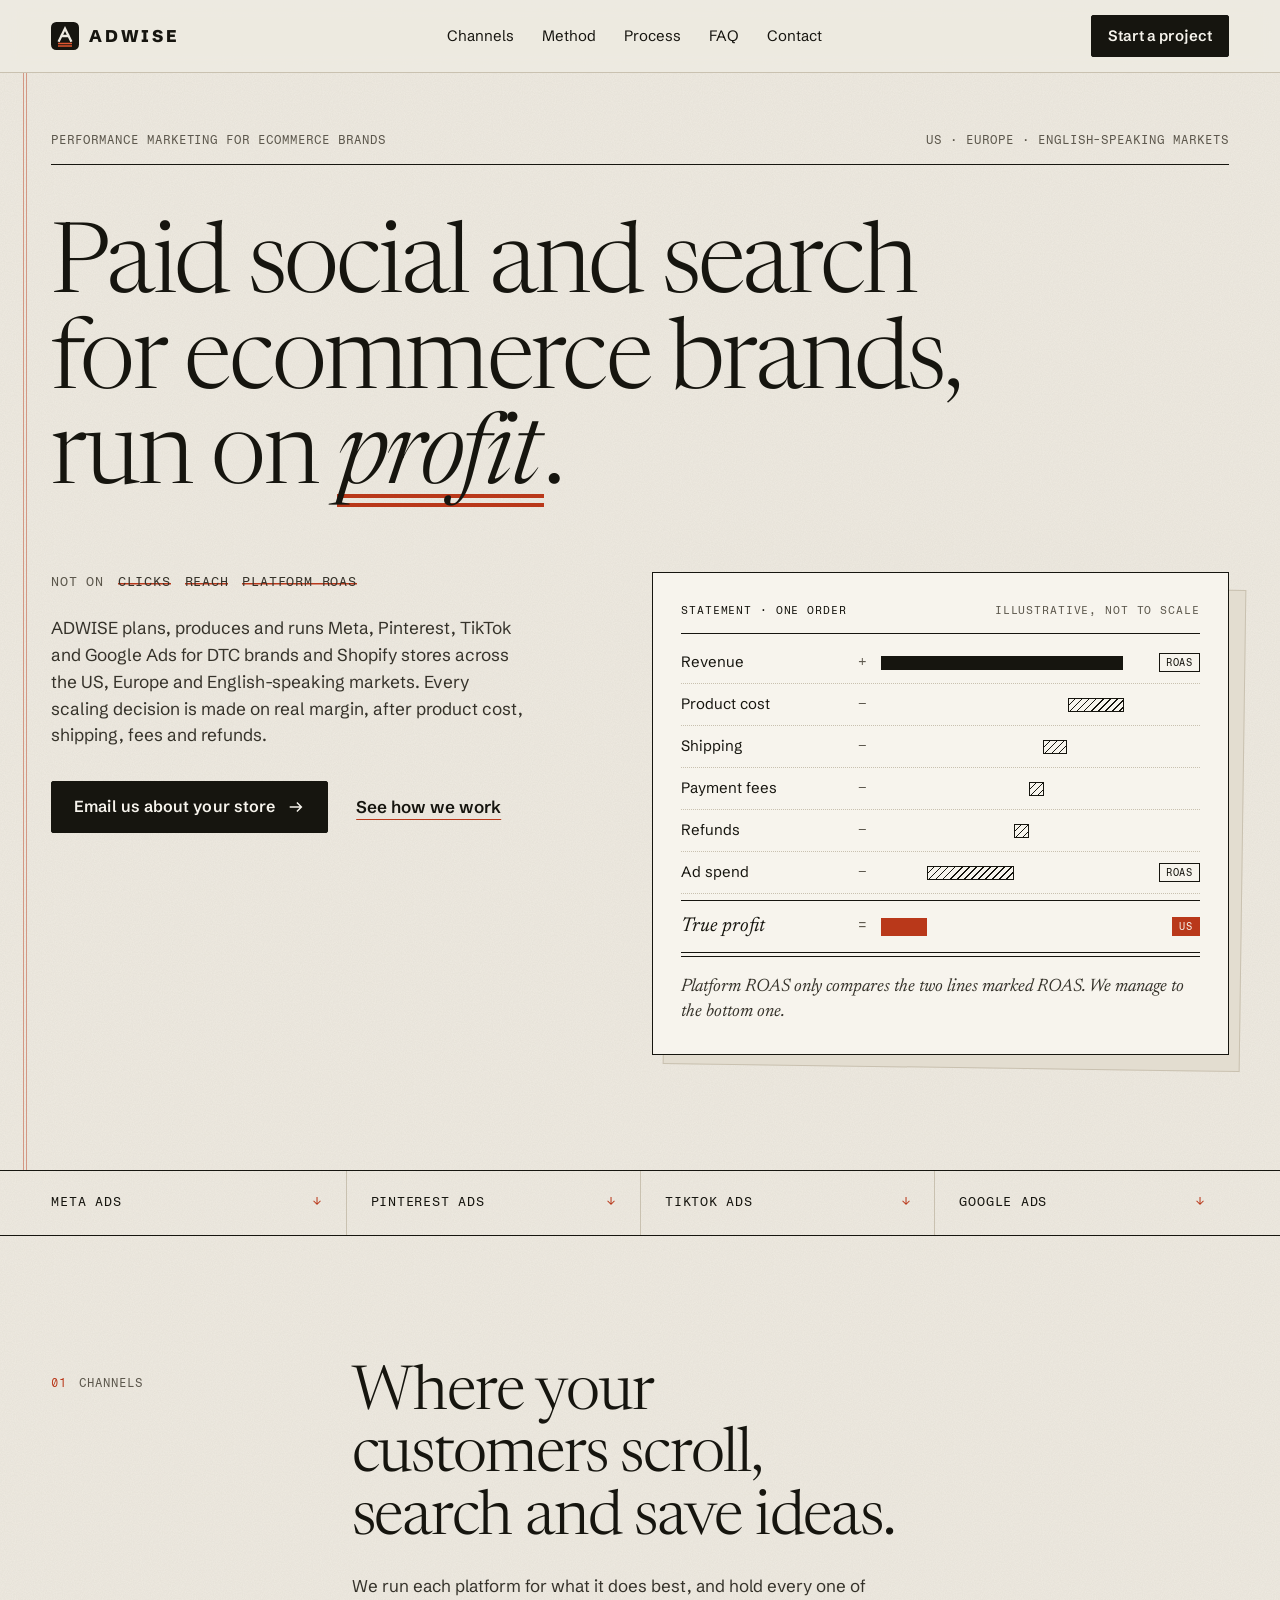
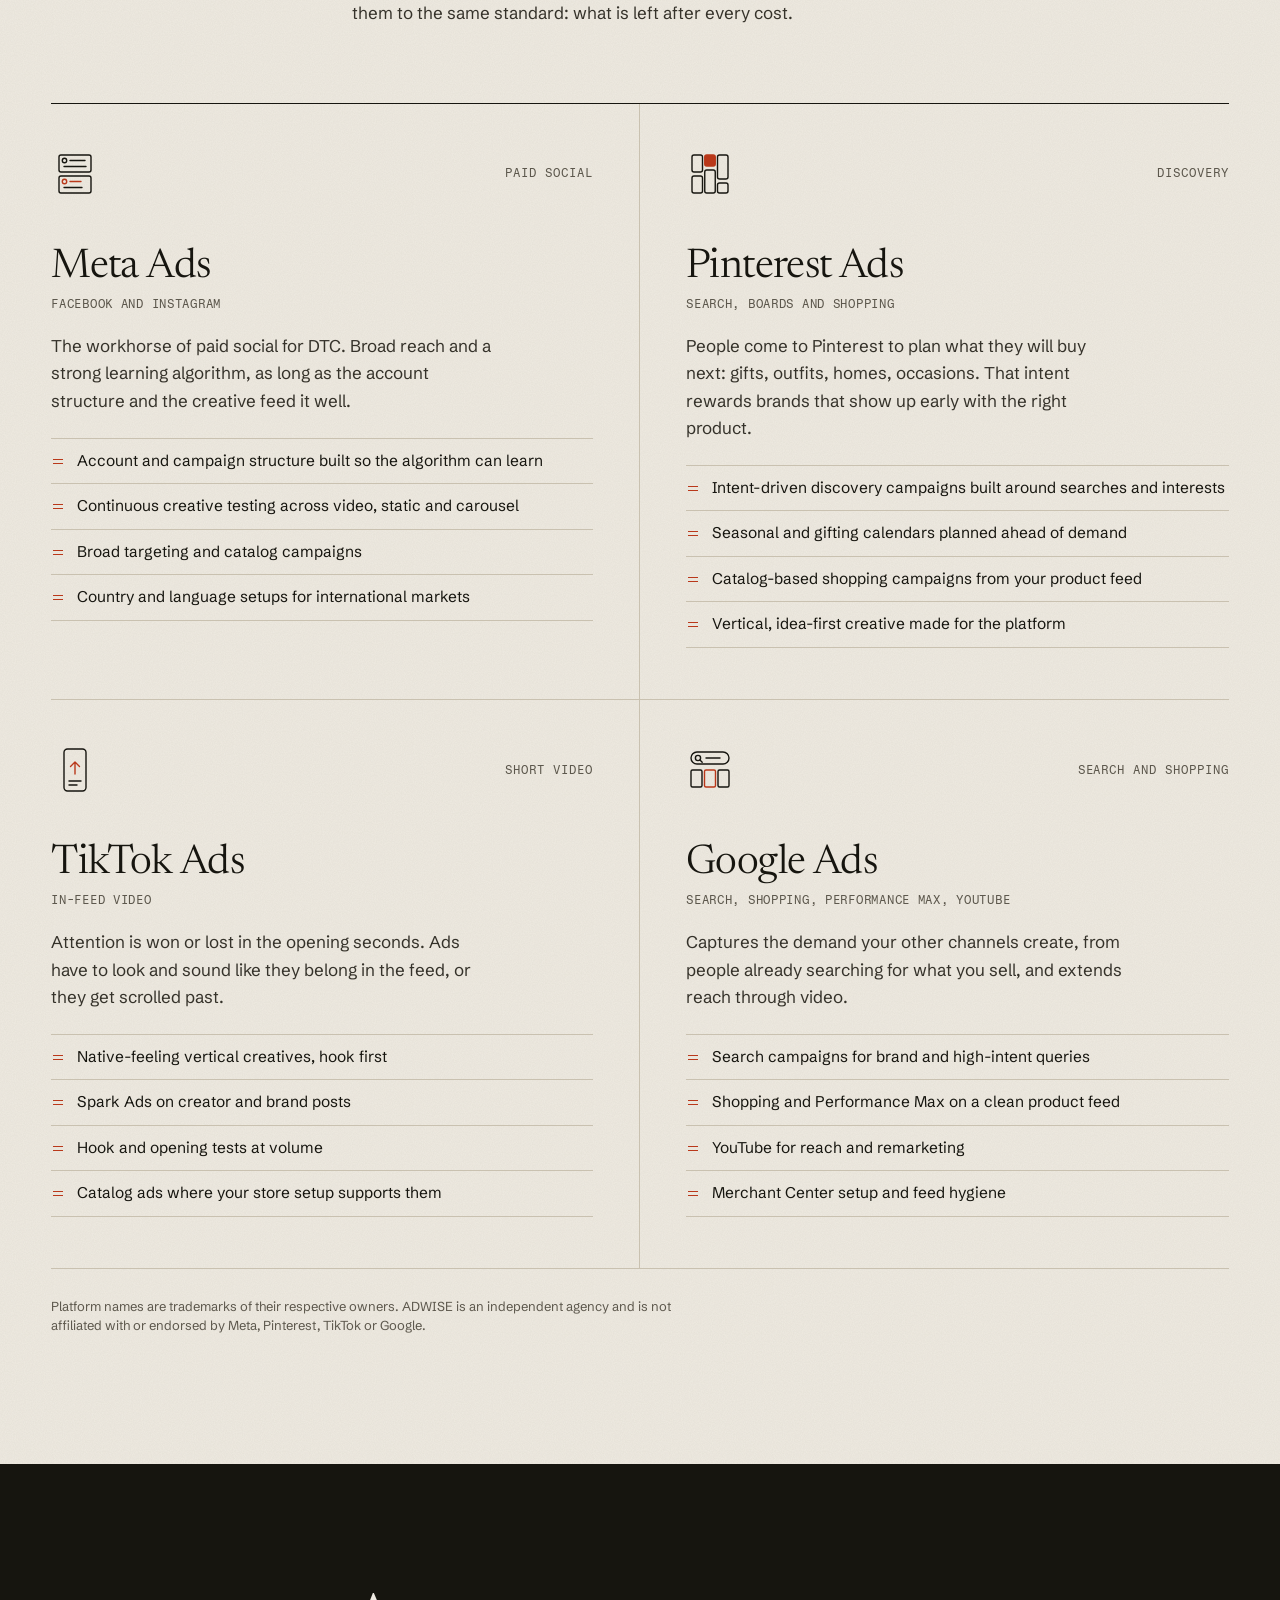
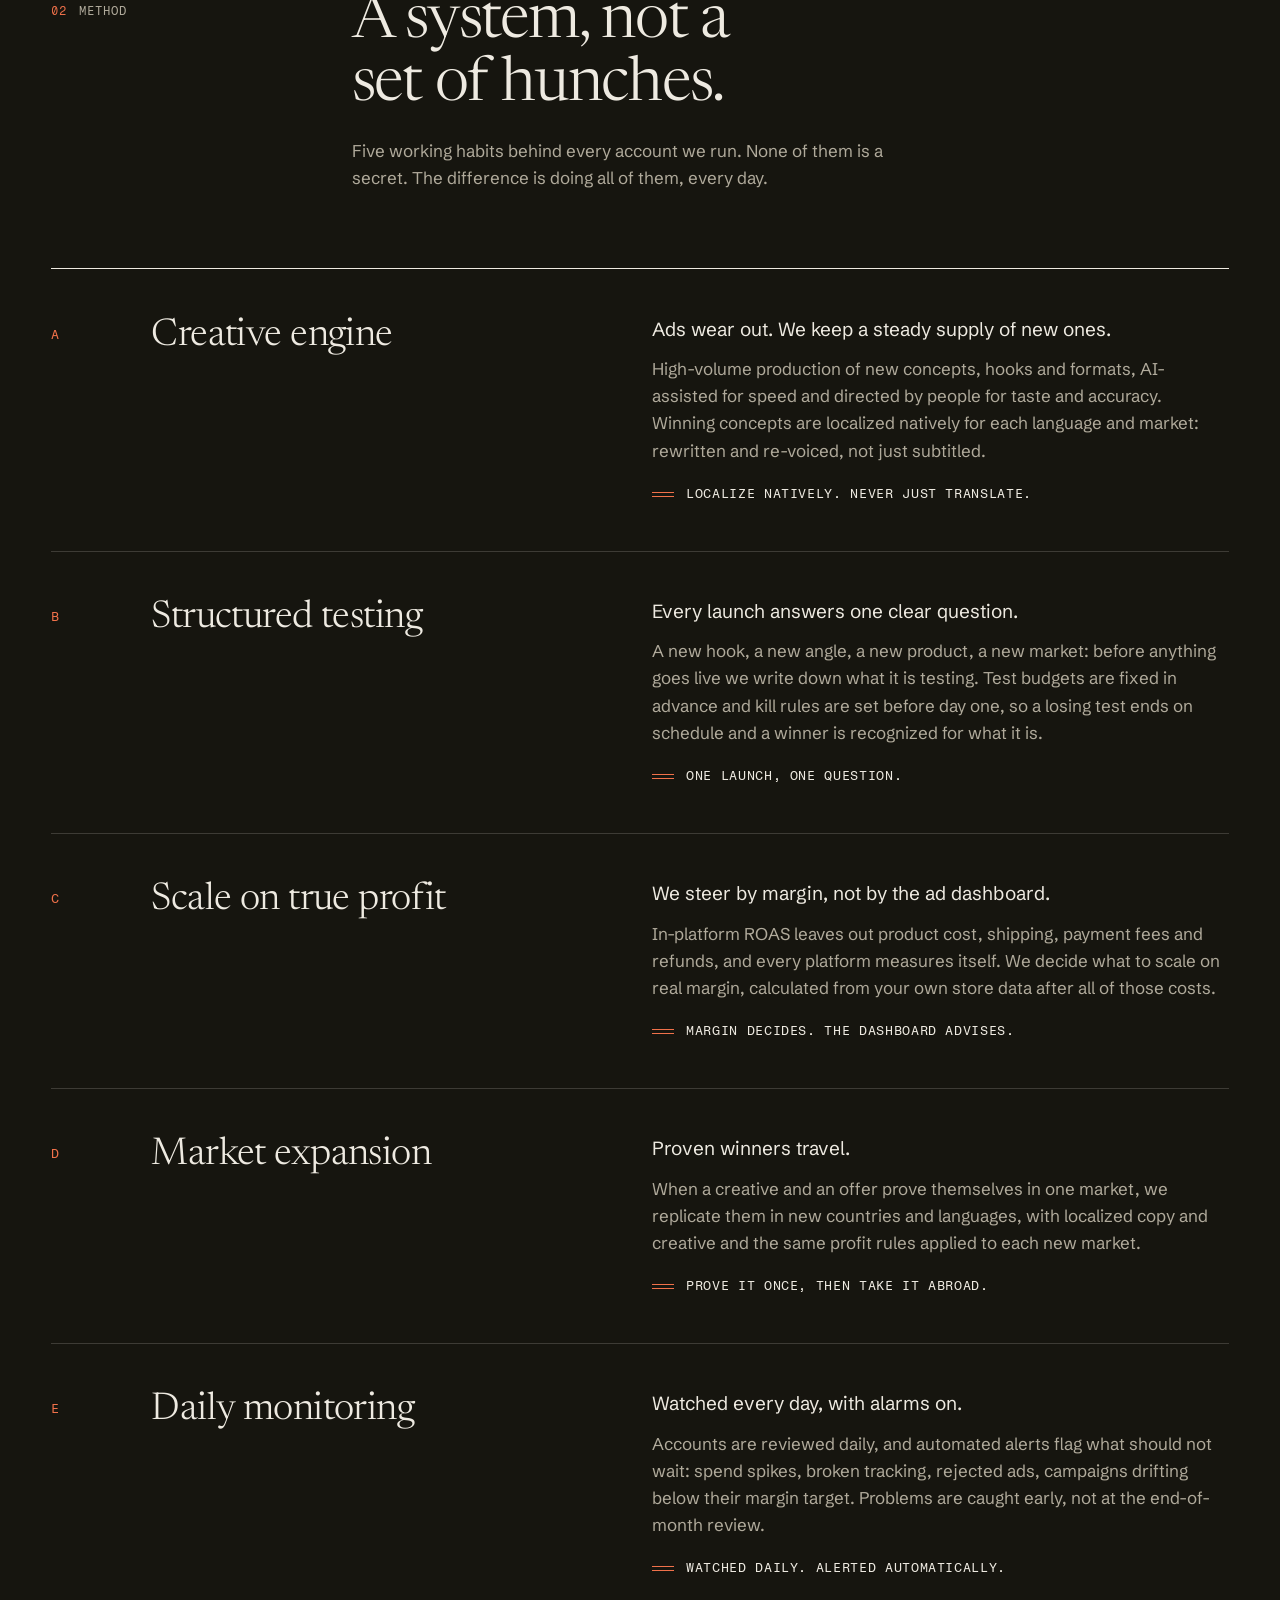
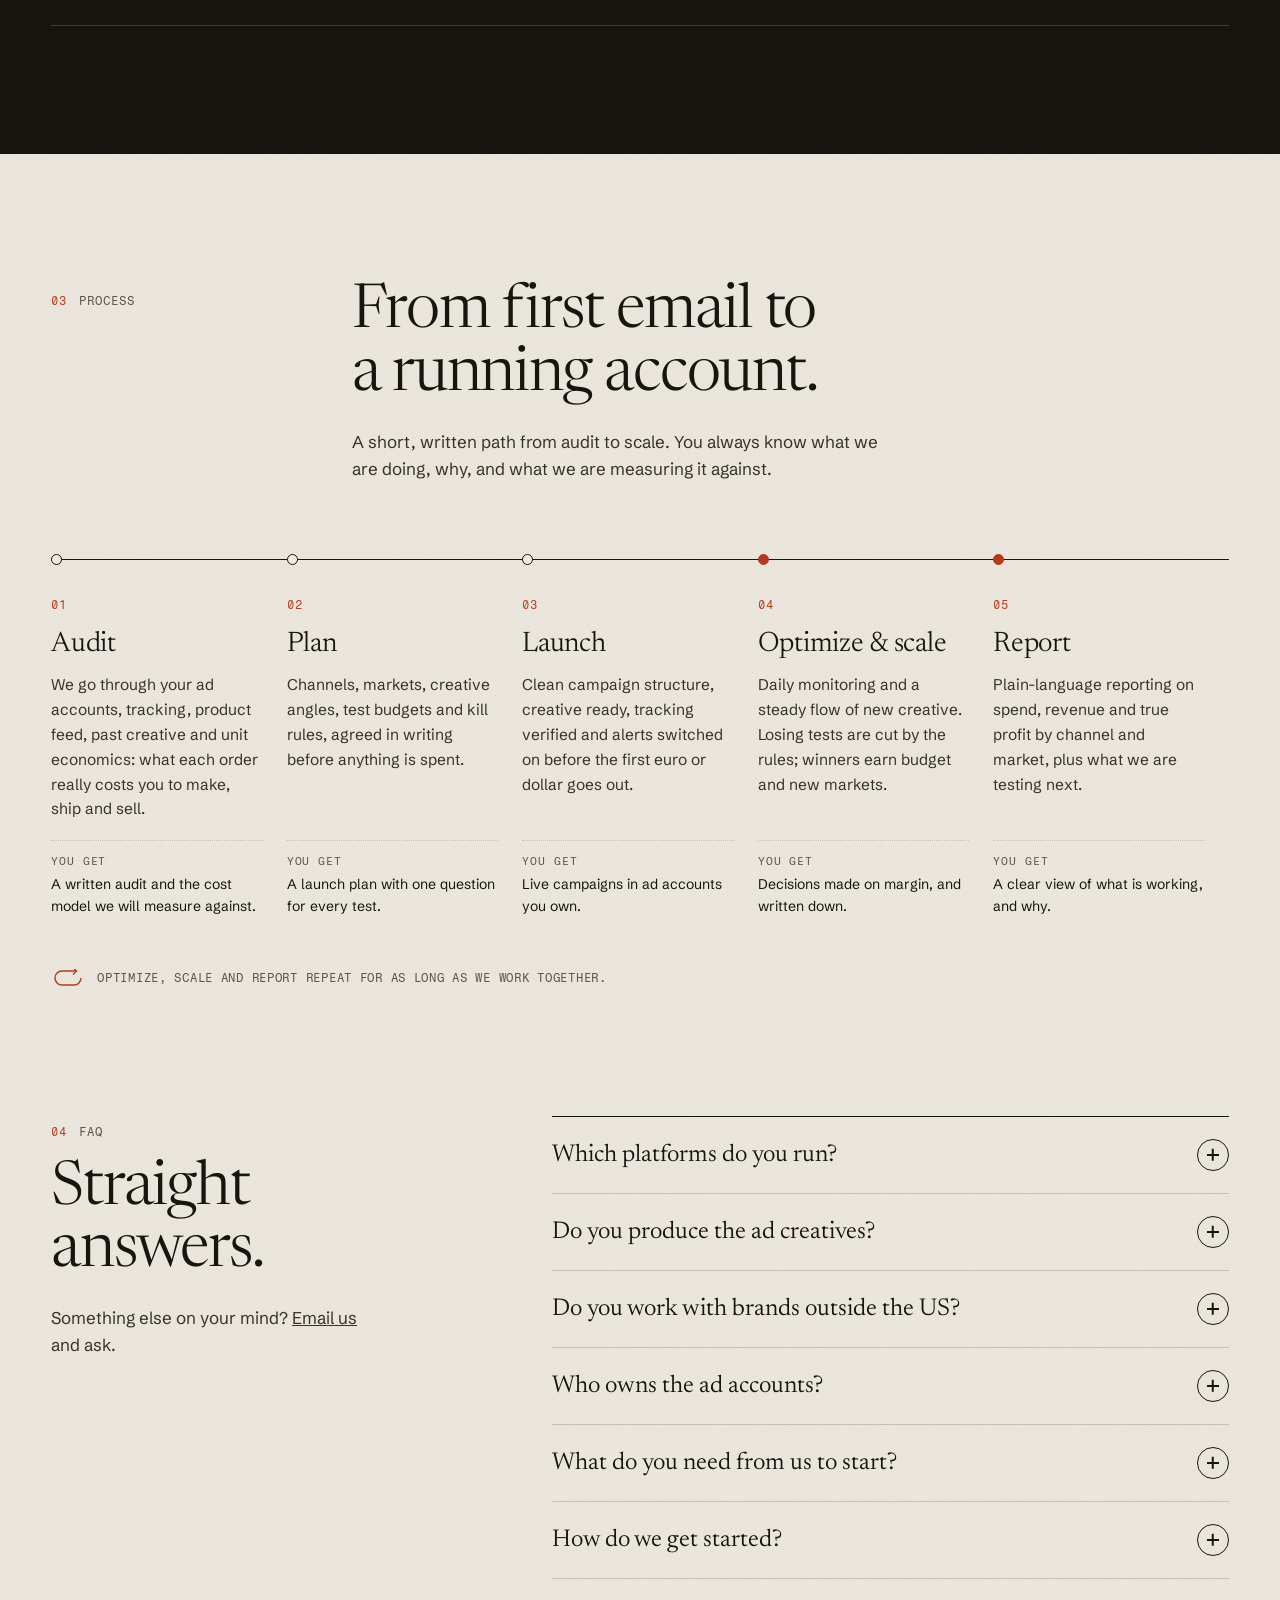
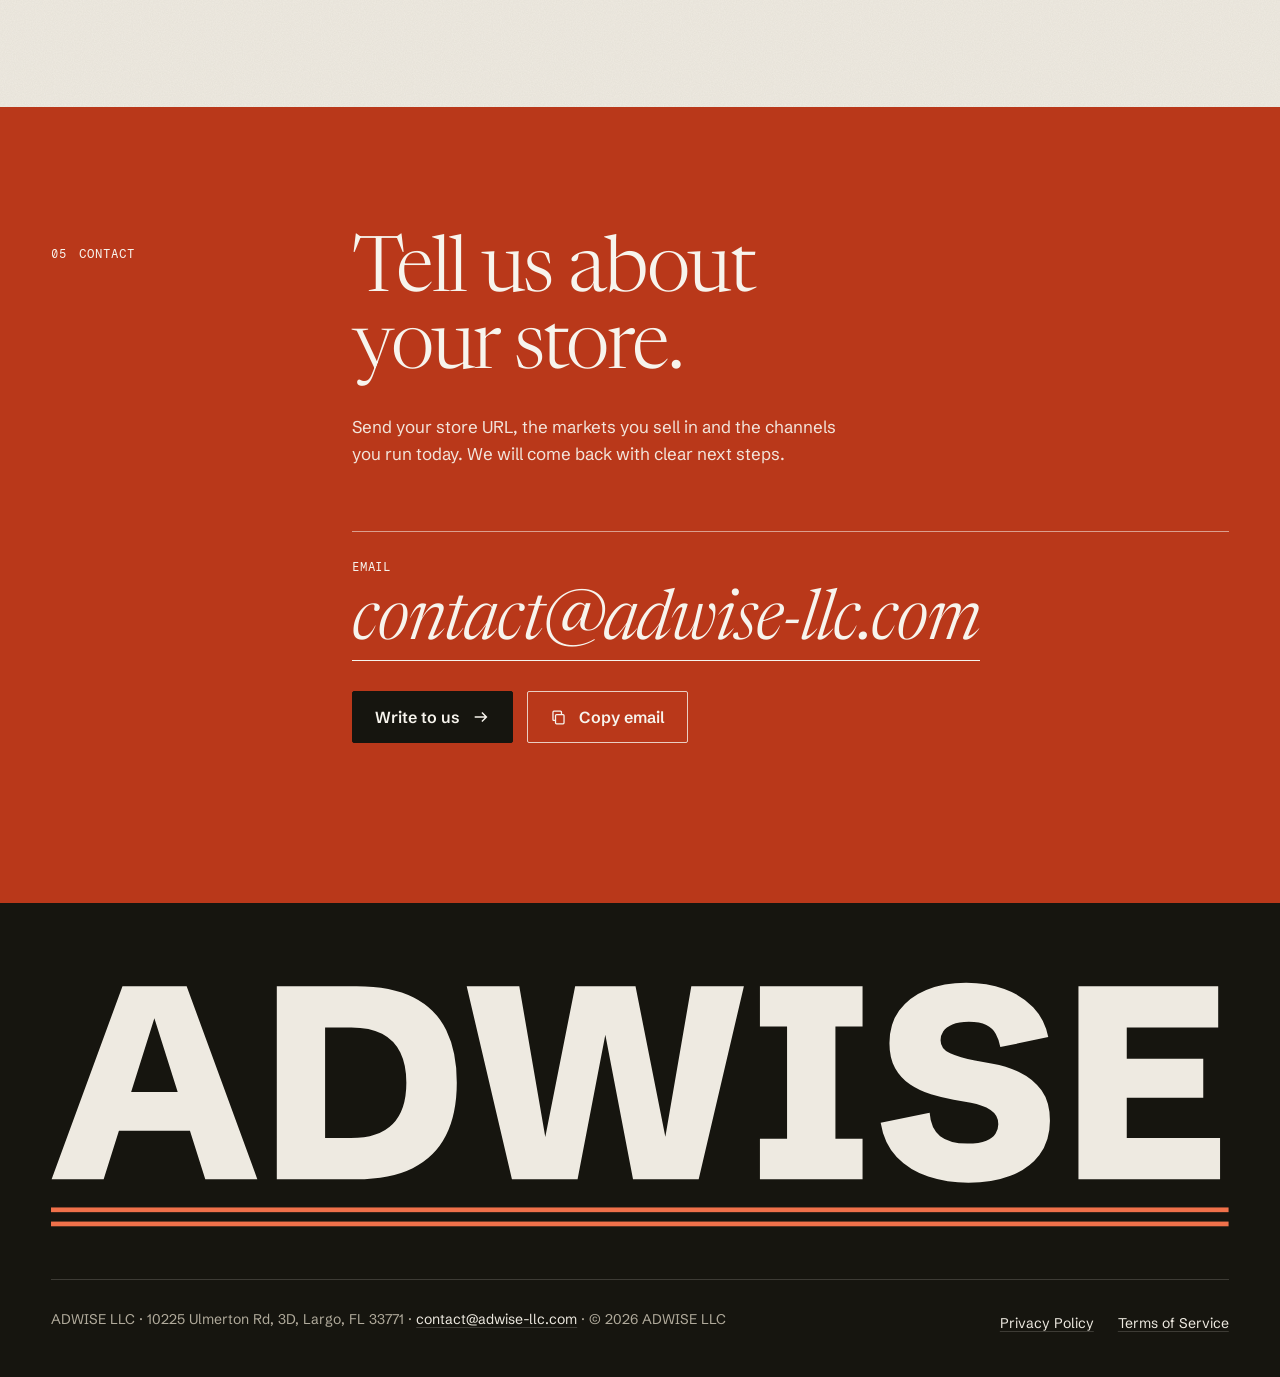
<file: index.html>
<!doctype html>
<html lang="en">
<head>
  <meta charset="utf-8">
  <meta name="viewport" content="width=device-width, initial-scale=1">
  <title>ADWISE | Paid social and search for ecommerce brands, run on profit</title>
  <meta name="description" content="ADWISE plans, produces and runs Meta, Pinterest, TikTok and Google Ads for ecommerce brands in the US, Europe and English-speaking markets, with every decision made on true profit.">
  <link rel="canonical" href="https://adwise-llc.com/">
  <meta name="theme-color" content="#eeeae1">
  <meta name="color-scheme" content="light">
  <meta name="robots" content="index, follow">
  <link rel="icon" href="/assets/favicon.svg" type="image/svg+xml">
  <link rel="preload" href="/assets/fonts/newsreader-var.woff2" as="font" type="font/woff2" crossorigin>
  <link rel="preload" href="/assets/fonts/schibsted-grotesk-var.woff2" as="font" type="font/woff2" crossorigin>
  <link rel="stylesheet" href="/assets/style.css">

  <meta property="og:type" content="website">
  <meta property="og:site_name" content="ADWISE">
  <meta property="og:title" content="ADWISE | Paid social and search for ecommerce brands, run on profit">
  <meta property="og:description" content="Meta, Pinterest, TikTok and Google Ads for ecommerce brands in the US, Europe and English-speaking markets. Every decision made on true profit, not vanity metrics.">
  <meta property="og:url" content="https://adwise-llc.com/">
  <meta property="og:locale" content="en_US">
  <meta property="og:image" content="https://adwise-llc.com/assets/og-image.png">
  <meta property="og:image:width" content="1200">
  <meta property="og:image:height" content="630">
  <meta property="og:image:alt" content="ADWISE: paid social and search for ecommerce brands, run on profit.">
  <meta name="twitter:card" content="summary_large_image">
  <meta name="twitter:title" content="ADWISE | Paid social and search for ecommerce brands, run on profit">
  <meta name="twitter:description" content="Meta, Pinterest, TikTok and Google Ads for ecommerce brands. Every decision made on true profit, not vanity metrics.">
  <meta name="twitter:image" content="https://adwise-llc.com/assets/og-image.png">

  <script type="application/ld+json">
  {
    "@context": "https://schema.org",
    "@type": "Organization",
    "name": "ADWISE LLC",
    "alternateName": "ADWISE",
    "url": "https://adwise-llc.com/",
    "logo": "https://adwise-llc.com/assets/favicon.svg",
    "email": "contact@adwise-llc.com",
    "description": "Performance marketing agency for ecommerce brands: Meta Ads, Pinterest Ads, TikTok Ads and Google Ads, managed on true profit.",
    "address": {
      "@type": "PostalAddress",
      "streetAddress": "10225 Ulmerton Rd, 3D",
      "addressLocality": "Largo",
      "addressRegion": "FL",
      "postalCode": "33771",
      "addressCountry": "US"
    },
    "contactPoint": {
      "@type": "ContactPoint",
      "contactType": "sales",
      "email": "contact@adwise-llc.com",
      "availableLanguage": ["English"]
    },
    "knowsAbout": ["Meta Ads", "Pinterest Ads", "TikTok Ads", "Google Ads", "Ecommerce advertising"]
  }
  </script>
  <script>document.documentElement.classList.add("js");</script>
  <script src="/assets/site.js" defer></script>
</head>
<body>
  <a class="skip-link" href="#main">Skip to content</a>

  <header class="site-header">
    <div class="wrap">
      <a class="brand" href="/" aria-label="ADWISE home">
        <svg viewBox="0 0 32 32" aria-hidden="true" focusable="false"><rect width="32" height="32" rx="6" fill="#16150f"/><path d="M9.2 21.5 16 7.5l6.8 14M12 16h8" fill="none" stroke="#eeeae1" stroke-width="2.6" stroke-linecap="square"/><path d="M8 24.6h16M8 27.4h16" stroke="#e0552f" stroke-width="1.5"/></svg>
        <span>ADWISE</span>
      </a>
      <nav class="site-nav" id="site-nav" aria-label="Primary">
        <ul class="nav-list">
          <li><a href="#channels">Channels</a></li>
          <li><a href="#method">Method</a></li>
          <li><a href="#process">Process</a></li>
          <li><a href="#faq">FAQ</a></li>
          <li><a href="#contact">Contact</a></li>
          <li class="nav-cta-item"><a class="btn" href="mailto:contact@adwise-llc.com?subject=Project%20inquiry">Email us <svg class="i-arrow" viewBox="0 0 20 20" aria-hidden="true" focusable="false"><path d="M3 10h13M11 5l5 5-5 5" fill="none" stroke="currentColor" stroke-width="1.6"/></svg></a></li>
        </ul>
      </nav>
      <div class="header-actions">
        <a class="btn btn--small header-cta" href="#contact">Start a project</a>
        <button class="menu-toggle" type="button" aria-expanded="false" aria-controls="site-nav"><span class="label">Menu</span><span class="bars" aria-hidden="true"></span></button>
      </div>
    </div>
  </header>

  <main id="main">

    <!-- Hero -->
    <section class="hero" aria-labelledby="hero-title">
      <div class="wrap">
        <div class="hero-meta">
          <span>Performance marketing for ecommerce brands</span>
          <span>US · Europe · English-speaking markets</span>
        </div>

        <h1 class="hero-title" id="hero-title">
          <span class="line" style="--d:0">Paid social and search</span>
          <span class="line" style="--d:1">for ecommerce brands,</span>
          <span class="line" style="--d:2">run on <em>profit</em>.</span>
        </h1>

        <div class="hero-grid">
          <div class="hero-copy">
            <p class="strike-row" aria-hidden="true"><span>Not on</span> <s>clicks</s> <s>reach</s> <s>platform ROAS</s></p>
            <p class="sr-only">Not run on clicks, reach or platform ROAS.</p>
            <p class="hero-lede">ADWISE plans, produces and runs Meta, Pinterest, TikTok and Google Ads for DTC brands and Shopify stores across the US, Europe and English-speaking markets. Every scaling decision is made on real margin, after product cost, shipping, fees and refunds.</p>
            <div class="hero-actions">
              <a class="btn" href="mailto:contact@adwise-llc.com?subject=Project%20inquiry">Email us about your store <svg class="i-arrow" viewBox="0 0 20 20" aria-hidden="true" focusable="false"><path d="M3 10h13M11 5l5 5-5 5" fill="none" stroke="currentColor" stroke-width="1.6"/></svg></a>
              <a class="text-link" href="#method">See how we work</a>
            </div>
          </div>

          <figure class="statement" aria-labelledby="statement-caption">
            <div class="statement-sheet">
              <div class="statement-head">
                <span>Statement · one order</span>
                <span class="tag">Illustrative, not to scale</span>
              </div>
              <ol class="ledger">
                <li style="--a:0;--b:100;--i:0">
                  <span class="l-label">Revenue</span><span class="l-sign" aria-hidden="true">+</span>
                  <span class="l-track" aria-hidden="true"><i></i></span><span class="l-tag">ROAS</span>
                </li>
                <li class="cost" style="--a:77;--b:100;--i:1">
                  <span class="l-label">Product cost</span><span class="l-sign" aria-hidden="true">−</span>
                  <span class="l-track" aria-hidden="true"><i></i></span><span></span>
                </li>
                <li class="cost" style="--a:67;--b:77;--i:2">
                  <span class="l-label">Shipping</span><span class="l-sign" aria-hidden="true">−</span>
                  <span class="l-track" aria-hidden="true"><i></i></span><span></span>
                </li>
                <li class="cost" style="--a:61;--b:67;--i:3">
                  <span class="l-label">Payment fees</span><span class="l-sign" aria-hidden="true">−</span>
                  <span class="l-track" aria-hidden="true"><i></i></span><span></span>
                </li>
                <li class="cost" style="--a:55;--b:61;--i:4">
                  <span class="l-label">Refunds</span><span class="l-sign" aria-hidden="true">−</span>
                  <span class="l-track" aria-hidden="true"><i></i></span><span></span>
                </li>
                <li class="cost" style="--a:19;--b:55;--i:5">
                  <span class="l-label">Ad spend</span><span class="l-sign" aria-hidden="true">−</span>
                  <span class="l-track" aria-hidden="true"><i></i></span><span class="l-tag">ROAS</span>
                </li>
                <li class="total" style="--a:0;--b:19;--i:7">
                  <span class="l-label">True profit</span><span class="l-sign" aria-hidden="true">=</span>
                  <span class="l-track" aria-hidden="true"><i></i></span><span class="l-tag l-tag--us">Us</span>
                </li>
              </ol>
              <div class="ledger-rule" aria-hidden="true"></div>
              <figcaption id="statement-caption">Platform ROAS only compares the two lines marked ROAS. We manage to the bottom one.</figcaption>
            </div>
          </figure>
        </div>
      </div>
    </section>

    <!-- Channel index -->
    <nav class="index-strip" aria-label="Channels">
      <div class="wrap">
        <ul>
          <li><a href="#meta-ads"><span>Meta Ads</span><span aria-hidden="true">↓</span></a></li>
          <li><a href="#pinterest-ads"><span>Pinterest Ads</span><span aria-hidden="true">↓</span></a></li>
          <li><a href="#tiktok-ads"><span>TikTok Ads</span><span aria-hidden="true">↓</span></a></li>
          <li><a href="#google-ads"><span>Google Ads</span><span aria-hidden="true">↓</span></a></li>
        </ul>
      </div>
    </nav>

    <!-- Channels -->
    <section class="section" id="channels" aria-labelledby="channels-title">
      <div class="wrap">
        <header class="section-head" data-reveal>
          <p class="kicker"><span class="kicker-num">01</span> Channels</p>
          <h2 id="channels-title">Where your customers scroll, search and save ideas.</h2>
          <p class="section-intro">We run each platform for what it does best, and hold every one of them to the same standard: what is left after every cost.</p>
        </header>

        <div class="channels">
          <article class="channel" id="meta-ads" aria-labelledby="meta-title" data-reveal>
            <div class="channel-top">
              <svg class="glyph" viewBox="0 0 48 48" aria-hidden="true" focusable="false">
                <rect x="8" y="5" width="32" height="17" rx="2"/>
                <rect x="8" y="26" width="32" height="17" rx="2"/>
                <circle cx="13.5" cy="10.5" r="2.2"/>
                <path d="M19 10.5h15M13 16.5h22"/>
                <circle class="acc" cx="13.5" cy="31.5" r="2.2"/>
                <path class="acc" d="M19 31.5h11"/>
                <path d="M13 37.5h18"/>
              </svg>
              <span class="channel-tag">Paid social</span>
            </div>
            <h3 id="meta-title">Meta Ads</h3>
            <p class="channel-sub">Facebook and Instagram</p>
            <p class="channel-desc">The workhorse of paid social for DTC. Broad reach and a strong learning algorithm, as long as the account structure and the creative feed it well.</p>
            <ul class="ticks">
              <li>Account and campaign structure built so the algorithm can learn</li>
              <li>Continuous creative testing across video, static and carousel</li>
              <li>Broad targeting and catalog campaigns</li>
              <li>Country and language setups for international markets</li>
            </ul>
          </article>

          <article class="channel" id="pinterest-ads" aria-labelledby="pinterest-title" data-reveal>
            <div class="channel-top">
              <svg class="glyph" viewBox="0 0 48 48" aria-hidden="true" focusable="false">
                <rect x="6" y="5" width="10.5" height="17" rx="2"/>
                <rect x="6" y="26" width="10.5" height="17" rx="2"/>
                <rect class="acc-fill" x="18.75" y="5" width="10.5" height="11" rx="2"/>
                <rect x="18.75" y="20" width="10.5" height="23" rx="2"/>
                <rect x="31.5" y="5" width="10.5" height="24" rx="2"/>
                <rect x="31.5" y="33" width="10.5" height="10" rx="2"/>
              </svg>
              <span class="channel-tag">Discovery</span>
            </div>
            <h3 id="pinterest-title">Pinterest Ads</h3>
            <p class="channel-sub">Search, boards and shopping</p>
            <p class="channel-desc">People come to Pinterest to plan what they will buy next: gifts, outfits, homes, occasions. That intent rewards brands that show up early with the right product.</p>
            <ul class="ticks">
              <li>Intent-driven discovery campaigns built around searches and interests</li>
              <li>Seasonal and gifting calendars planned ahead of demand</li>
              <li>Catalog-based shopping campaigns from your product feed</li>
              <li>Vertical, idea-first creative made for the platform</li>
            </ul>
          </article>

          <article class="channel" id="tiktok-ads" aria-labelledby="tiktok-title" data-reveal>
            <div class="channel-top">
              <svg class="glyph" viewBox="0 0 48 48" aria-hidden="true" focusable="false">
                <rect x="13" y="3" width="22" height="42" rx="3.5"/>
                <path class="acc" d="M19.5 20.5 24 16l4.5 4.5M24 16v12"/>
                <path d="M18 35h12M18 39h8"/>
              </svg>
              <span class="channel-tag">Short video</span>
            </div>
            <h3 id="tiktok-title">TikTok Ads</h3>
            <p class="channel-sub">In-feed video</p>
            <p class="channel-desc">Attention is won or lost in the opening seconds. Ads have to look and sound like they belong in the feed, or they get scrolled past.</p>
            <ul class="ticks">
              <li>Native-feeling vertical creatives, hook first</li>
              <li>Spark Ads on creator and brand posts</li>
              <li>Hook and opening tests at volume</li>
              <li>Catalog ads where your store setup supports them</li>
            </ul>
          </article>

          <article class="channel" id="google-ads" aria-labelledby="google-title" data-reveal>
            <div class="channel-top">
              <svg class="glyph" viewBox="0 0 48 48" aria-hidden="true" focusable="false">
                <rect x="5" y="6" width="38" height="12" rx="6"/>
                <circle cx="12" cy="12" r="2.6"/>
                <path d="M14 14l2.2 2.2M20 12h14"/>
                <rect x="5" y="24" width="11" height="17" rx="1.5"/>
                <rect class="acc" x="18.5" y="24" width="11" height="17" rx="1.5"/>
                <rect x="32" y="24" width="11" height="17" rx="1.5"/>
              </svg>
              <span class="channel-tag">Search and shopping</span>
            </div>
            <h3 id="google-title">Google Ads</h3>
            <p class="channel-sub">Search, Shopping, Performance Max, YouTube</p>
            <p class="channel-desc">Captures the demand your other channels create, from people already searching for what you sell, and extends reach through video.</p>
            <ul class="ticks">
              <li>Search campaigns for brand and high-intent queries</li>
              <li>Shopping and Performance Max on a clean product feed</li>
              <li>YouTube for reach and remarketing</li>
              <li>Merchant Center setup and feed hygiene</li>
            </ul>
          </article>
        </div>

        <p class="footnote">Platform names are trademarks of their respective owners. ADWISE is an independent agency and is not affiliated with or endorsed by Meta, Pinterest, TikTok or Google.</p>
      </div>
    </section>

    <!-- Method -->
    <section class="section section--dark" id="method" aria-labelledby="method-title">
      <div class="wrap">
        <header class="section-head" data-reveal>
          <p class="kicker"><span class="kicker-num">02</span> Method</p>
          <h2 id="method-title">A system, not a set of hunches.</h2>
          <p class="section-intro">Five working habits behind every account we run. None of them is a secret. The difference is doing all of them, every day.</p>
        </header>

        <ol class="method">
          <li class="m-row" data-reveal>
            <span class="m-key" aria-hidden="true">A</span>
            <h3>Creative engine</h3>
            <div class="m-body">
              <p class="m-lead">Ads wear out. We keep a steady supply of new ones.</p>
              <p>High-volume production of new concepts, hooks and formats, AI-assisted for speed and directed by people for taste and accuracy. Winning concepts are localized natively for each language and market: rewritten and re-voiced, not just subtitled.</p>
              <p class="m-rule">Localize natively. Never just translate.</p>
            </div>
          </li>
          <li class="m-row" data-reveal>
            <span class="m-key" aria-hidden="true">B</span>
            <h3>Structured testing</h3>
            <div class="m-body">
              <p class="m-lead">Every launch answers one clear question.</p>
              <p>A new hook, a new angle, a new product, a new market: before anything goes live we write down what it is testing. Test budgets are fixed in advance and kill rules are set before day one, so a losing test ends on schedule and a winner is recognized for what it is.</p>
              <p class="m-rule">One launch, one question.</p>
            </div>
          </li>
          <li class="m-row" data-reveal>
            <span class="m-key" aria-hidden="true">C</span>
            <h3>Scale on true profit</h3>
            <div class="m-body">
              <p class="m-lead">We steer by margin, not by the ad dashboard.</p>
              <p>In-platform ROAS leaves out product cost, shipping, payment fees and refunds, and every platform measures itself. We decide what to scale on real margin, calculated from your own store data after all of those costs.</p>
              <p class="m-rule">Margin decides. The dashboard advises.</p>
            </div>
          </li>
          <li class="m-row" data-reveal>
            <span class="m-key" aria-hidden="true">D</span>
            <h3>Market expansion</h3>
            <div class="m-body">
              <p class="m-lead">Proven winners travel.</p>
              <p>When a creative and an offer prove themselves in one market, we replicate them in new countries and languages, with localized copy and creative and the same profit rules applied to each new market.</p>
              <p class="m-rule">Prove it once, then take it abroad.</p>
            </div>
          </li>
          <li class="m-row" data-reveal>
            <span class="m-key" aria-hidden="true">E</span>
            <h3>Daily monitoring</h3>
            <div class="m-body">
              <p class="m-lead">Watched every day, with alarms on.</p>
              <p>Accounts are reviewed daily, and automated alerts flag what should not wait: spend spikes, broken tracking, rejected ads, campaigns drifting below their margin target. Problems are caught early, not at the end-of-month review.</p>
              <p class="m-rule">Watched daily. Alerted automatically.</p>
            </div>
          </li>
        </ol>
      </div>
    </section>

    <!-- Process -->
    <section class="section" id="process" aria-labelledby="process-title">
      <div class="wrap">
        <header class="section-head" data-reveal>
          <p class="kicker"><span class="kicker-num">03</span> Process</p>
          <h2 id="process-title">From first email to a running account.</h2>
          <p class="section-intro">A short, written path from audit to scale. You always know what we are doing, why, and what we are measuring it against.</p>
        </header>

        <ol class="steps" data-reveal>
          <li class="step">
            <span class="step-num">01</span>
            <h3>Audit</h3>
            <p>We go through your ad accounts, tracking, product feed, past creative and unit economics: what each order really costs you to make, ship and sell.</p>
            <p class="step-out"><b>You get</b>A written audit and the cost model we will measure against.</p>
          </li>
          <li class="step">
            <span class="step-num">02</span>
            <h3>Plan</h3>
            <p>Channels, markets, creative angles, test budgets and kill rules, agreed in writing before anything is spent.</p>
            <p class="step-out"><b>You get</b>A launch plan with one question for every test.</p>
          </li>
          <li class="step">
            <span class="step-num">03</span>
            <h3>Launch</h3>
            <p>Clean campaign structure, creative ready, tracking verified and alerts switched on before the first euro or dollar goes out.</p>
            <p class="step-out"><b>You get</b>Live campaigns in ad accounts you own.</p>
          </li>
          <li class="step">
            <span class="step-num">04</span>
            <h3>Optimize &amp; scale</h3>
            <p>Daily monitoring and a steady flow of new creative. Losing tests are cut by the rules; winners earn budget and new markets.</p>
            <p class="step-out"><b>You get</b>Decisions made on margin, and written down.</p>
          </li>
          <li class="step">
            <span class="step-num">05</span>
            <h3>Report</h3>
            <p>Plain-language reporting on spend, revenue and true profit by channel and market, plus what we are testing next.</p>
            <p class="step-out"><b>You get</b>A clear view of what is working, and why.</p>
          </li>
        </ol>
        <p class="loop-note">
          <svg viewBox="0 0 34 18" aria-hidden="true" focusable="false"><path d="M30 9a7 7 0 0 1-7 7H11a7 7 0 0 1 0-14h14" fill="none" stroke="currentColor" stroke-width="1.4"/><path d="M22 -1.5 25.5 2 22 5.5" fill="none" stroke="currentColor" stroke-width="1.4"/></svg>
          Optimize, scale and report repeat for as long as we work together.
        </p>
      </div>
    </section>

    <!-- FAQ -->
    <section class="section" id="faq" aria-labelledby="faq-title" style="padding-top:0">
      <div class="wrap faq-grid">
        <header class="faq-head" data-reveal>
          <p class="kicker"><span class="kicker-num">04</span> FAQ</p>
          <h2 id="faq-title">Straight answers.</h2>
          <p>Something else on your mind? <a href="mailto:contact@adwise-llc.com?subject=Question">Email us</a> and ask.</p>
        </header>

        <div class="faq-list" data-reveal>
          <details>
            <summary><span class="q">Which platforms do you run?</span><span class="plus" aria-hidden="true"></span></summary>
            <div class="faq-a">
              <p>Meta (Facebook and Instagram), Pinterest, TikTok and Google, including Search, Shopping, Performance Max and YouTube. We can run a single channel or several together, all judged by the same profit numbers.</p>
            </div>
          </details>
          <details>
            <summary><span class="q">Do you produce the ad creatives?</span><span class="plus" aria-hidden="true"></span></summary>
            <div class="faq-a">
              <p>Yes. Creative production is built into how we work: new concepts and variations on an ongoing basis, AI-assisted and localized for each market. If you have product footage, an in-house team or creators, we work with their material too.</p>
            </div>
          </details>
          <details>
            <summary><span class="q">Do you work with brands outside the US?</span><span class="plus" aria-hidden="true"></span></summary>
            <div class="faq-a">
              <p>Yes. We work with ecommerce brands selling in the US, Europe and other English-speaking markets, and we localize campaigns and creative for each country and language we advertise in.</p>
            </div>
          </details>
          <details>
            <summary><span class="q">Who owns the ad accounts?</span><span class="plus" aria-hidden="true"></span></summary>
            <div class="faq-a">
              <p>You do. Ad accounts, pixels, catalogs and data stay in your business. We work through partner access that you grant from your own business settings, and you can remove it at any time.</p>
            </div>
          </details>
          <details>
            <summary><span class="q">What do you need from us to start?</span><span class="plus" aria-hidden="true"></span></summary>
            <div class="faq-a">
              <p>Access to your ad accounts and store analytics, and your real cost data: product cost, shipping, fees and refunds. Without those we can only measure ROAS; with them we can measure profit.</p>
            </div>
          </details>
          <details>
            <summary><span class="q">How do we get started?</span><span class="plus" aria-hidden="true"></span></summary>
            <div class="faq-a">
              <p>Email us at <a href="mailto:contact@adwise-llc.com?subject=Project%20inquiry">contact@adwise-llc.com</a> with your store URL, the markets you sell in and the channels you run today. We will reply with next steps and set up a first call.</p>
            </div>
          </details>
        </div>
      </div>
    </section>

    <!-- Contact -->
    <section class="section contact" id="contact" aria-labelledby="contact-title">
      <div class="wrap contact-inner">
        <p class="kicker"><span class="kicker-num">05</span> Contact</p>
        <div class="contact-main" data-reveal>
          <h2 id="contact-title">Tell us about your store.</h2>
          <p class="contact-lede">Send your store URL, the markets you sell in and the channels you run today. We will come back with clear next steps.</p>
          <div class="contact-card">
            <p class="contact-label">Email</p>
            <a class="contact-email" href="mailto:contact@adwise-llc.com?subject=Project%20inquiry&amp;body=Store%20URL%3A%20%0AMarkets%20we%20sell%20in%3A%20%0AChannels%20we%20run%20today%3A%20%0A">contact@adwise-llc.com</a>
            <div class="contact-actions">
              <a class="btn" href="mailto:contact@adwise-llc.com?subject=Project%20inquiry&amp;body=Store%20URL%3A%20%0AMarkets%20we%20sell%20in%3A%20%0AChannels%20we%20run%20today%3A%20%0A">Write to us <svg class="i-arrow" viewBox="0 0 20 20" aria-hidden="true" focusable="false"><path d="M3 10h13M11 5l5 5-5 5" fill="none" stroke="currentColor" stroke-width="1.6"/></svg></a>
              <button class="btn btn--ghost" type="button" data-copy="contact@adwise-llc.com" aria-describedby="copy-status"><svg class="i-copy" viewBox="0 0 20 20" aria-hidden="true" focusable="false"><rect x="6.5" y="6.5" width="10" height="11" rx="1.2" fill="none" stroke="currentColor" stroke-width="1.5"/><path d="M13.5 6.5V3.7a1.2 1.2 0 0 0-1.2-1.2H4.7a1.2 1.2 0 0 0-1.2 1.2v8.6a1.2 1.2 0 0 0 1.2 1.2h1.8" fill="none" stroke="currentColor" stroke-width="1.5"/></svg><span class="label">Copy email</span></button>
              <p class="copy-status" id="copy-status" role="status" aria-live="polite"></p>
            </div>
          </div>
        </div>
      </div>
    </section>

  </main>

  <footer class="site-footer">
    <div class="wrap">
      <svg class="footer-mark" viewBox="0 0 1000 214" aria-hidden="true" focusable="false">
        <text x="0" y="170" font-size="233" textLength="1000" lengthAdjust="spacing">ADWISE</text>
        <rect class="bar" x="0" y="194" width="1000" height="4"/>
        <rect class="bar" x="0" y="206" width="1000" height="4"/>
      </svg>
      <div class="footer-row">
        <address><span>ADWISE LLC</span> · <span>10225 Ulmerton Rd, 3D, Largo, FL 33771</span> · <span><a href="mailto:contact@adwise-llc.com">contact@adwise-llc.com</a></span> · <span>© 2026 ADWISE LLC</span></address>
        <nav class="footer-links" aria-label="Legal">
          <a href="/privacy.html">Privacy Policy</a>
          <a href="/terms.html">Terms of Service</a>
        </nav>
      </div>
    </div>
  </footer>
</body>
</html>
</file>
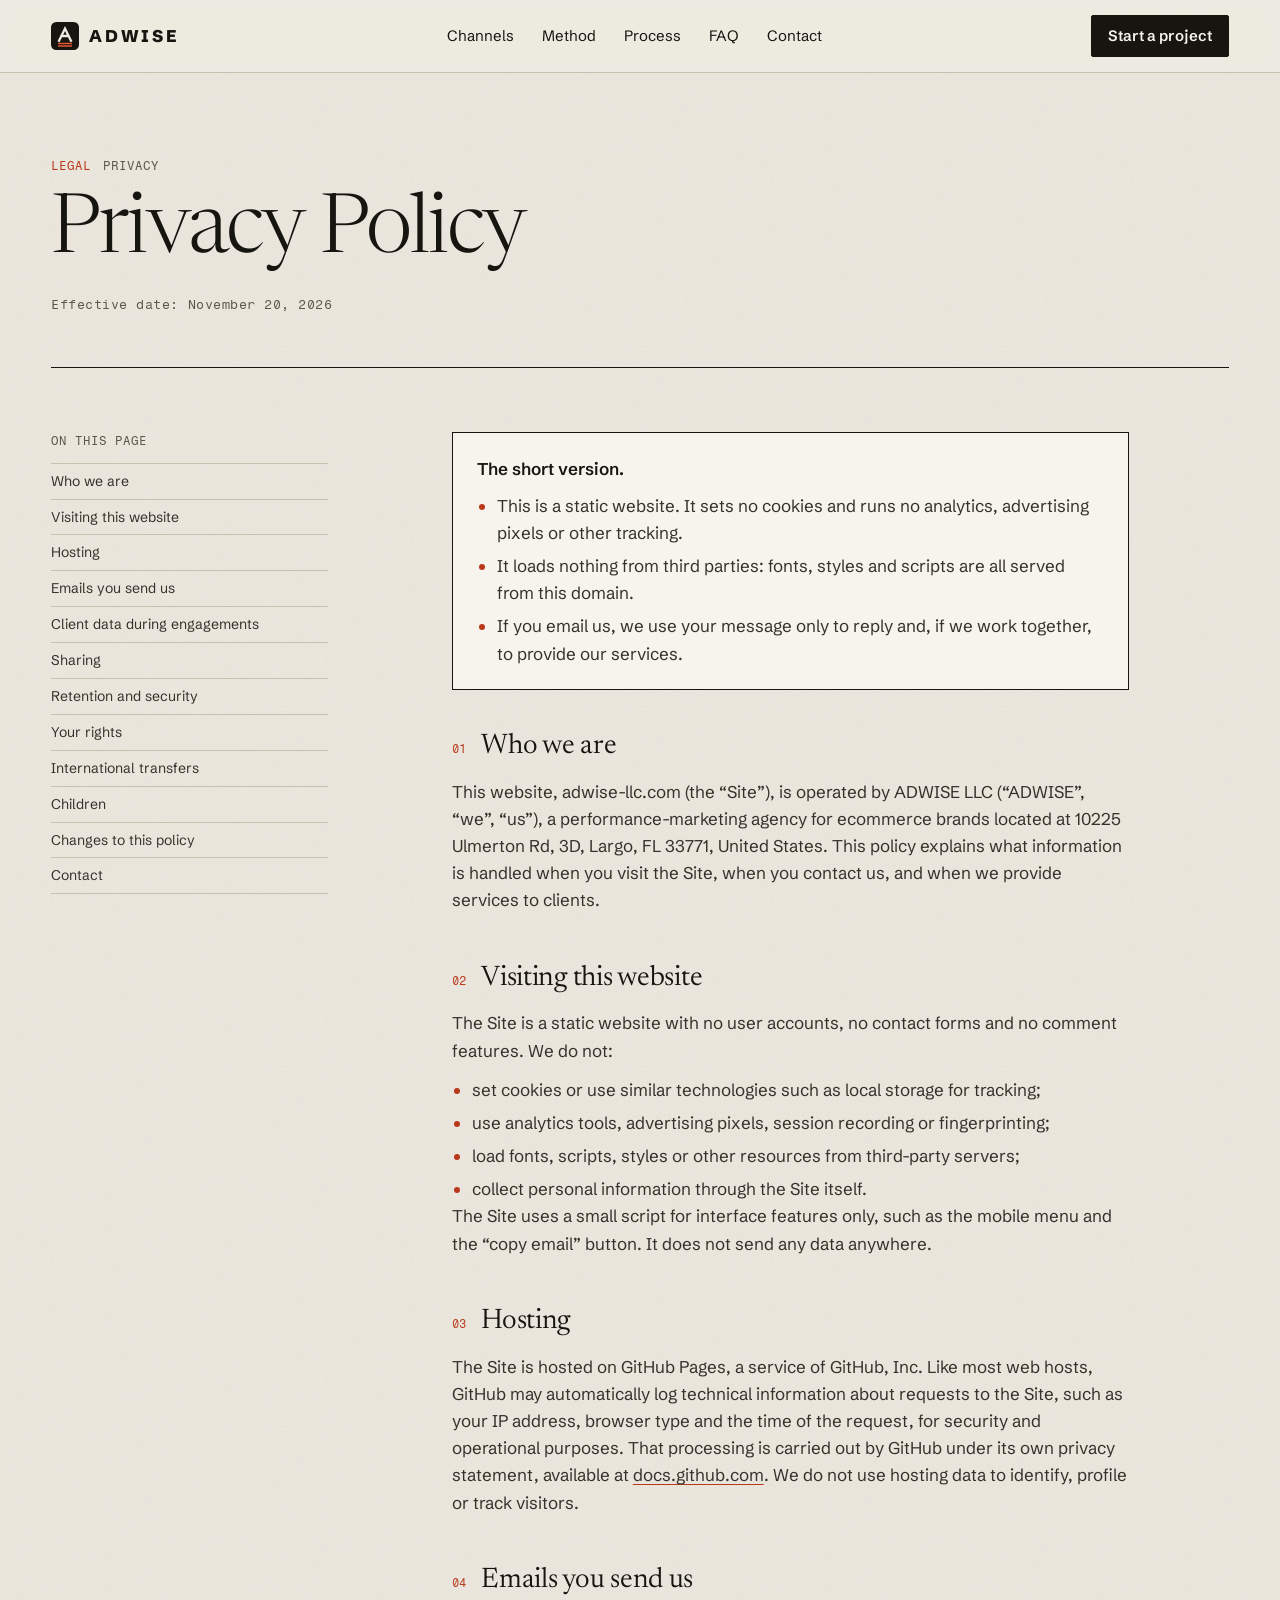
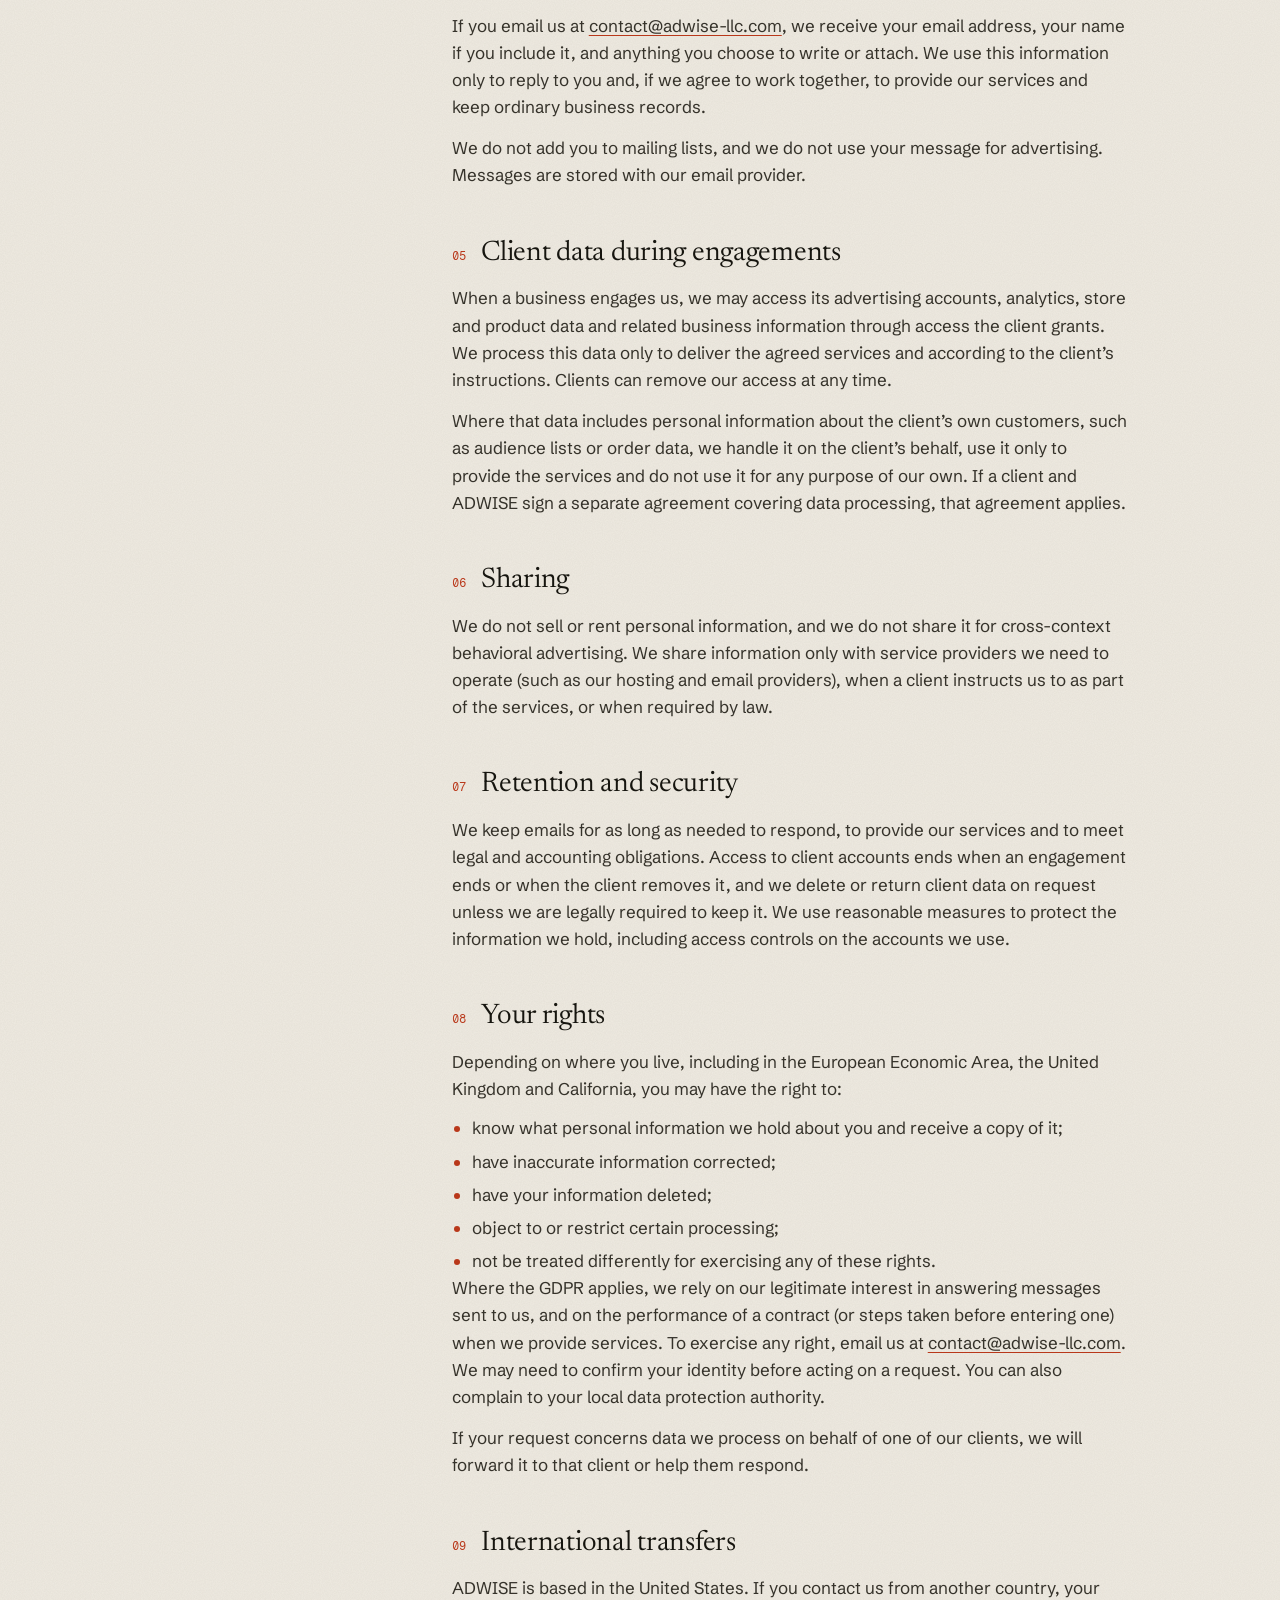
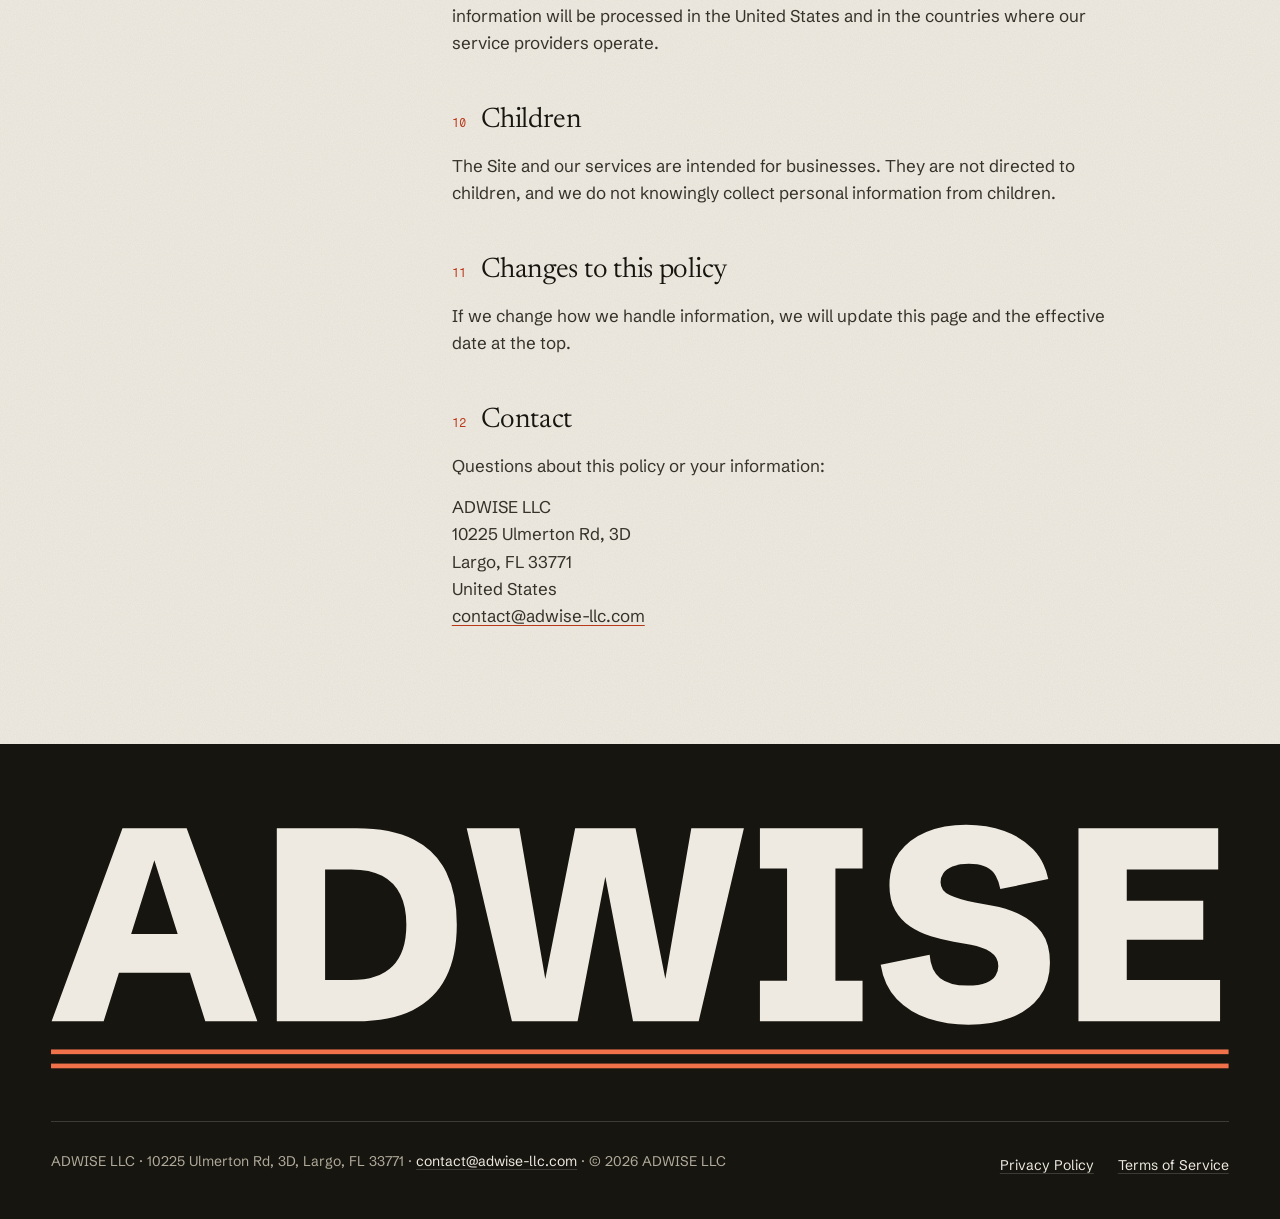
<file: privacy.html>
<!doctype html>
<html lang="en">
<head>
  <meta charset="utf-8">
  <meta name="viewport" content="width=device-width, initial-scale=1">
  <title>Privacy Policy | ADWISE</title>
  <meta name="description" content="How ADWISE LLC handles information: a static website with no cookies, no analytics and no tracking, and emails used only to reply and provide our services.">
  <link rel="canonical" href="https://adwise-llc.com/privacy.html">
  <meta name="theme-color" content="#eeeae1">
  <meta name="color-scheme" content="light">
  <link rel="icon" href="/assets/favicon.svg" type="image/svg+xml">
  <link rel="preload" href="/assets/fonts/newsreader-var.woff2" as="font" type="font/woff2" crossorigin>
  <link rel="preload" href="/assets/fonts/schibsted-grotesk-var.woff2" as="font" type="font/woff2" crossorigin>
  <link rel="stylesheet" href="/assets/style.css">
  <meta property="og:type" content="website">
  <meta property="og:site_name" content="ADWISE">
  <meta property="og:title" content="Privacy Policy | ADWISE">
  <meta property="og:description" content="A static website with no cookies, no analytics and no tracking.">
  <meta property="og:url" content="https://adwise-llc.com/privacy.html">
  <meta property="og:image" content="https://adwise-llc.com/assets/og-image.png">
  <meta name="twitter:card" content="summary_large_image">
  <script>document.documentElement.classList.add("js");</script>
  <script src="/assets/site.js" defer></script>
</head>
<body>
  <a class="skip-link" href="#main">Skip to content</a>

  <header class="site-header">
    <div class="wrap">
      <a class="brand" href="/" aria-label="ADWISE home">
        <svg viewBox="0 0 32 32" aria-hidden="true" focusable="false"><rect width="32" height="32" rx="6" fill="#16150f"/><path d="M9.2 21.5 16 7.5l6.8 14M12 16h8" fill="none" stroke="#eeeae1" stroke-width="2.6" stroke-linecap="square"/><path d="M8 24.6h16M8 27.4h16" stroke="#e0552f" stroke-width="1.5"/></svg>
        <span>ADWISE</span>
      </a>
      <nav class="site-nav" id="site-nav" aria-label="Primary">
        <ul class="nav-list">
          <li><a href="/#channels">Channels</a></li>
          <li><a href="/#method">Method</a></li>
          <li><a href="/#process">Process</a></li>
          <li><a href="/#faq">FAQ</a></li>
          <li><a href="/#contact">Contact</a></li>
          <li class="nav-cta-item"><a class="btn" href="mailto:contact@adwise-llc.com?subject=Project%20inquiry">Email us <svg class="i-arrow" viewBox="0 0 20 20" aria-hidden="true" focusable="false"><path d="M3 10h13M11 5l5 5-5 5" fill="none" stroke="currentColor" stroke-width="1.6"/></svg></a></li>
        </ul>
      </nav>
      <div class="header-actions">
        <a class="btn btn--small header-cta" href="/#contact">Start a project</a>
        <button class="menu-toggle" type="button" aria-expanded="false" aria-controls="site-nav"><span class="label">Menu</span><span class="bars" aria-hidden="true"></span></button>
      </div>
    </div>
  </header>

  <main id="main">
    <div class="wrap">
      <header class="legal-head">
        <p class="kicker"><span class="kicker-num">Legal</span> Privacy</p>
        <h1>Privacy Policy</h1>
        <p class="legal-meta">Effective date: November 20, 2026</p>
      </header>

      <div class="legal-grid">
        <nav class="legal-toc" aria-label="On this page">
          <p>On this page</p>
          <ol>
            <li><a href="#who-we-are">Who we are</a></li>
            <li><a href="#website">Visiting this website</a></li>
            <li><a href="#hosting">Hosting</a></li>
            <li><a href="#email">Emails you send us</a></li>
            <li><a href="#client-data">Client data during engagements</a></li>
            <li><a href="#sharing">Sharing</a></li>
            <li><a href="#retention">Retention and security</a></li>
            <li><a href="#rights">Your rights</a></li>
            <li><a href="#transfers">International transfers</a></li>
            <li><a href="#children">Children</a></li>
            <li><a href="#changes">Changes to this policy</a></li>
            <li><a href="#contact">Contact</a></li>
          </ol>
        </nav>

        <article class="prose">
          <div class="summary">
            <p><strong>The short version.</strong></p>
            <ul>
              <li>This is a static website. It sets no cookies and runs no analytics, advertising pixels or other tracking.</li>
              <li>It loads nothing from third parties: fonts, styles and scripts are all served from this domain.</li>
              <li>If you email us, we use your message only to reply and, if we work together, to provide our services.</li>
            </ul>
          </div>

          <h2 id="who-we-are"><span class="n">01</span>Who we are</h2>
          <p>This website, adwise-llc.com (the “Site”), is operated by ADWISE LLC (“ADWISE”, “we”, “us”), a performance-marketing agency for ecommerce brands located at 10225 Ulmerton Rd, 3D, Largo, FL 33771, United States. This policy explains what information is handled when you visit the Site, when you contact us, and when we provide services to clients.</p>

          <h2 id="website"><span class="n">02</span>Visiting this website</h2>
          <p>The Site is a static website with no user accounts, no contact forms and no comment features. We do not:</p>
          <ul>
            <li>set cookies or use similar technologies such as local storage for tracking;</li>
            <li>use analytics tools, advertising pixels, session recording or fingerprinting;</li>
            <li>load fonts, scripts, styles or other resources from third-party servers;</li>
            <li>collect personal information through the Site itself.</li>
          </ul>
          <p>The Site uses a small script for interface features only, such as the mobile menu and the “copy email” button. It does not send any data anywhere.</p>

          <h2 id="hosting"><span class="n">03</span>Hosting</h2>
          <p>The Site is hosted on GitHub Pages, a service of GitHub, Inc. Like most web hosts, GitHub may automatically log technical information about requests to the Site, such as your IP address, browser type and the time of the request, for security and operational purposes. That processing is carried out by GitHub under its own privacy statement, available at <a href="https://docs.github.com/en/site-policy/privacy-policies/github-general-privacy-statement">docs.github.com</a>. We do not use hosting data to identify, profile or track visitors.</p>

          <h2 id="email"><span class="n">04</span>Emails you send us</h2>
          <p>If you email us at <a href="mailto:contact@adwise-llc.com">contact@adwise-llc.com</a>, we receive your email address, your name if you include it, and anything you choose to write or attach. We use this information only to reply to you and, if we agree to work together, to provide our services and keep ordinary business records.</p>
          <p>We do not add you to mailing lists, and we do not use your message for advertising. Messages are stored with our email provider.</p>

          <h2 id="client-data"><span class="n">05</span>Client data during engagements</h2>
          <p>When a business engages us, we may access its advertising accounts, analytics, store and product data and related business information through access the client grants. We process this data only to deliver the agreed services and according to the client’s instructions. Clients can remove our access at any time.</p>
          <p>Where that data includes personal information about the client’s own customers, such as audience lists or order data, we handle it on the client’s behalf, use it only to provide the services and do not use it for any purpose of our own. If a client and ADWISE sign a separate agreement covering data processing, that agreement applies.</p>

          <h2 id="sharing"><span class="n">06</span>Sharing</h2>
          <p>We do not sell or rent personal information, and we do not share it for cross-context behavioral advertising. We share information only with service providers we need to operate (such as our hosting and email providers), when a client instructs us to as part of the services, or when required by law.</p>

          <h2 id="retention"><span class="n">07</span>Retention and security</h2>
          <p>We keep emails for as long as needed to respond, to provide our services and to meet legal and accounting obligations. Access to client accounts ends when an engagement ends or when the client removes it, and we delete or return client data on request unless we are legally required to keep it. We use reasonable measures to protect the information we hold, including access controls on the accounts we use.</p>

          <h2 id="rights"><span class="n">08</span>Your rights</h2>
          <p>Depending on where you live, including in the European Economic Area, the United Kingdom and California, you may have the right to:</p>
          <ul>
            <li>know what personal information we hold about you and receive a copy of it;</li>
            <li>have inaccurate information corrected;</li>
            <li>have your information deleted;</li>
            <li>object to or restrict certain processing;</li>
            <li>not be treated differently for exercising any of these rights.</li>
          </ul>
          <p>Where the GDPR applies, we rely on our legitimate interest in answering messages sent to us, and on the performance of a contract (or steps taken before entering one) when we provide services. To exercise any right, email us at <a href="mailto:contact@adwise-llc.com?subject=Privacy%20request">contact@adwise-llc.com</a>. We may need to confirm your identity before acting on a request. You can also complain to your local data protection authority.</p>
          <p>If your request concerns data we process on behalf of one of our clients, we will forward it to that client or help them respond.</p>

          <h2 id="transfers"><span class="n">09</span>International transfers</h2>
          <p>ADWISE is based in the United States. If you contact us from another country, your information will be processed in the United States and in the countries where our service providers operate.</p>

          <h2 id="children"><span class="n">10</span>Children</h2>
          <p>The Site and our services are intended for businesses. They are not directed to children, and we do not knowingly collect personal information from children.</p>

          <h2 id="changes"><span class="n">11</span>Changes to this policy</h2>
          <p>If we change how we handle information, we will update this page and the effective date at the top.</p>

          <h2 id="contact"><span class="n">12</span>Contact</h2>
          <p>Questions about this policy or your information:</p>
          <address>ADWISE LLC<br>10225 Ulmerton Rd, 3D<br>Largo, FL 33771<br>United States<br><a href="mailto:contact@adwise-llc.com?subject=Privacy%20question">contact@adwise-llc.com</a></address>
        </article>
      </div>
    </div>
  </main>

  <footer class="site-footer">
    <div class="wrap">
      <svg class="footer-mark" viewBox="0 0 1000 214" aria-hidden="true" focusable="false">
        <text x="0" y="170" font-size="233" textLength="1000" lengthAdjust="spacing">ADWISE</text>
        <rect class="bar" x="0" y="194" width="1000" height="4"/>
        <rect class="bar" x="0" y="206" width="1000" height="4"/>
      </svg>
      <div class="footer-row">
        <address><span>ADWISE LLC</span> · <span>10225 Ulmerton Rd, 3D, Largo, FL 33771</span> · <span><a href="mailto:contact@adwise-llc.com">contact@adwise-llc.com</a></span> · <span>© 2026 ADWISE LLC</span></address>
        <nav class="footer-links" aria-label="Legal">
          <a href="/privacy.html" aria-current="page">Privacy Policy</a>
          <a href="/terms.html">Terms of Service</a>
        </nav>
      </div>
    </div>
  </footer>
</body>
</html>
</file>
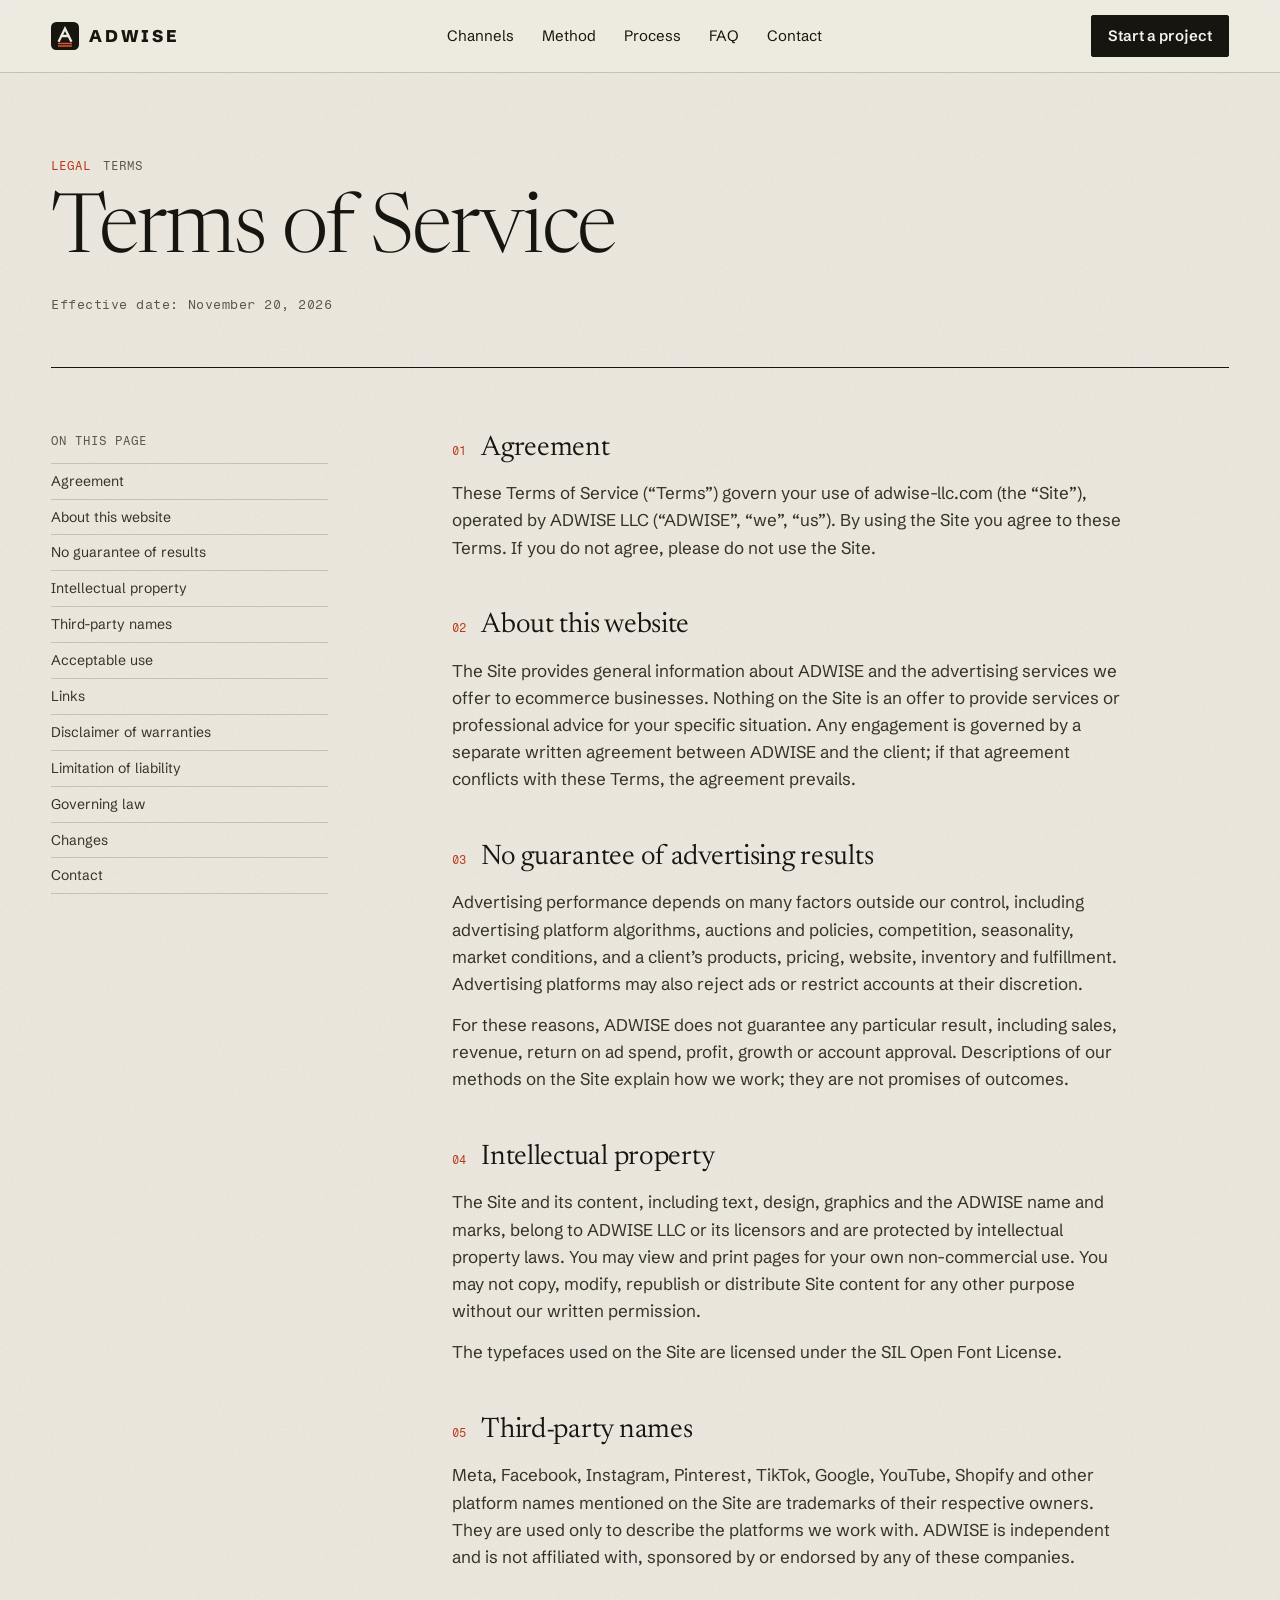
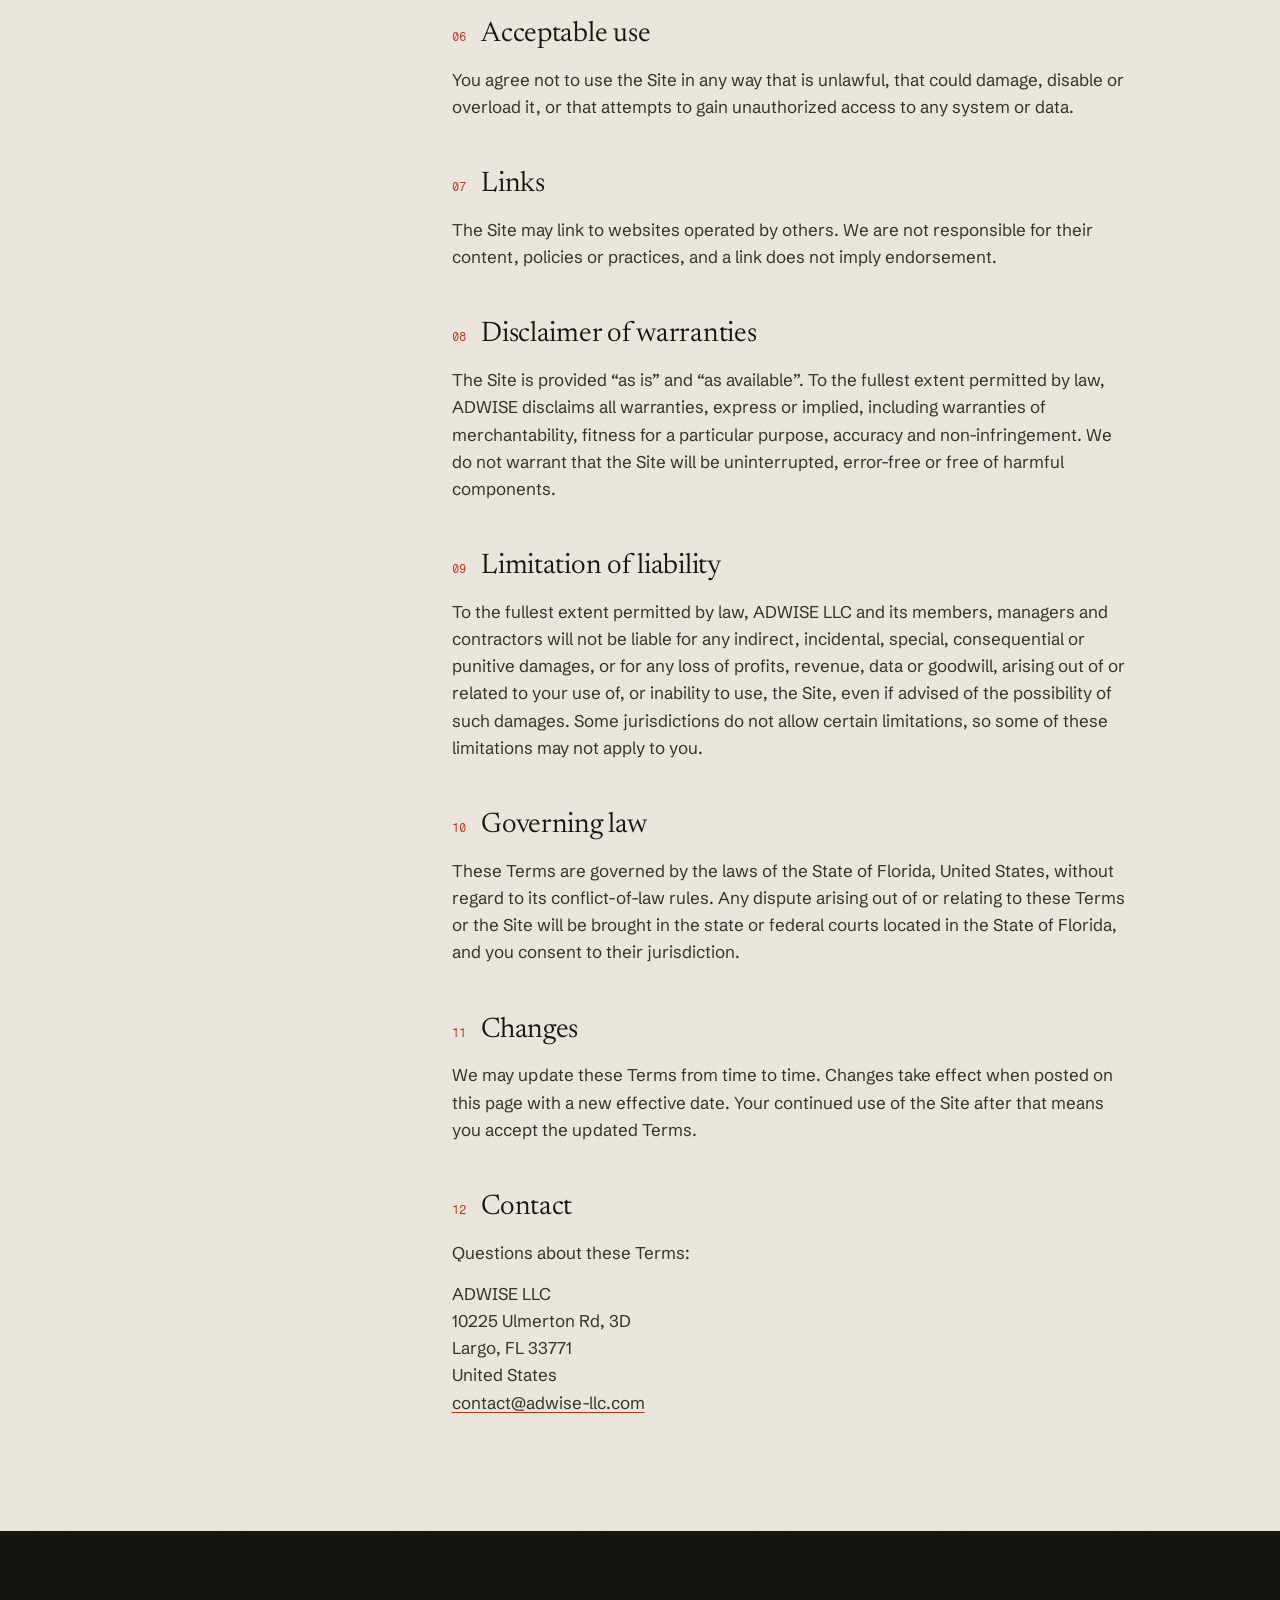
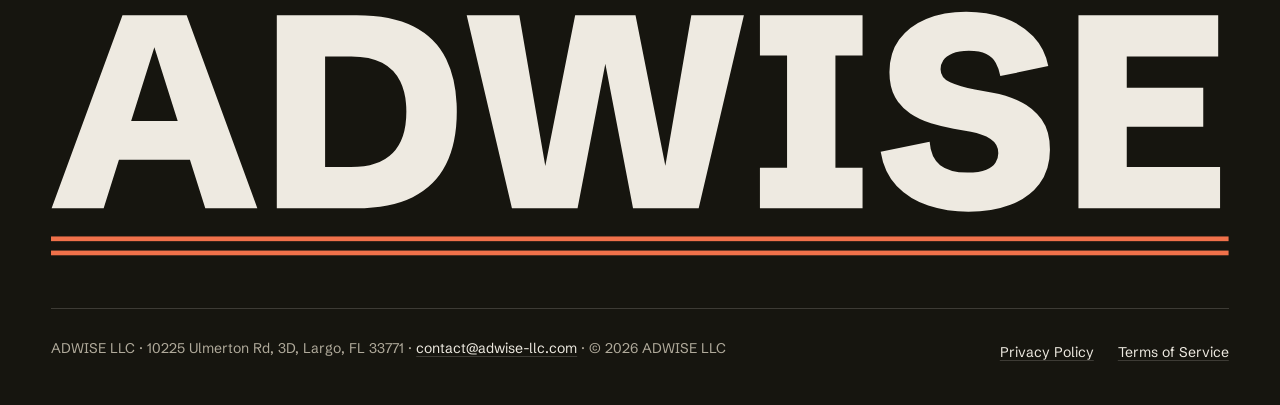
<file: terms.html>
<!doctype html>
<html lang="en">
<head>
  <meta charset="utf-8">
  <meta name="viewport" content="width=device-width, initial-scale=1">
  <title>Terms of Service | ADWISE</title>
  <meta name="description" content="Terms of use for adwise-llc.com, the website of ADWISE LLC, a performance-marketing agency for ecommerce brands.">
  <link rel="canonical" href="https://adwise-llc.com/terms.html">
  <meta name="theme-color" content="#eeeae1">
  <meta name="color-scheme" content="light">
  <link rel="icon" href="/assets/favicon.svg" type="image/svg+xml">
  <link rel="preload" href="/assets/fonts/newsreader-var.woff2" as="font" type="font/woff2" crossorigin>
  <link rel="preload" href="/assets/fonts/schibsted-grotesk-var.woff2" as="font" type="font/woff2" crossorigin>
  <link rel="stylesheet" href="/assets/style.css">
  <meta property="og:type" content="website">
  <meta property="og:site_name" content="ADWISE">
  <meta property="og:title" content="Terms of Service | ADWISE">
  <meta property="og:description" content="Terms of use for adwise-llc.com.">
  <meta property="og:url" content="https://adwise-llc.com/terms.html">
  <meta property="og:image" content="https://adwise-llc.com/assets/og-image.png">
  <meta name="twitter:card" content="summary_large_image">
  <script>document.documentElement.classList.add("js");</script>
  <script src="/assets/site.js" defer></script>
</head>
<body>
  <a class="skip-link" href="#main">Skip to content</a>

  <header class="site-header">
    <div class="wrap">
      <a class="brand" href="/" aria-label="ADWISE home">
        <svg viewBox="0 0 32 32" aria-hidden="true" focusable="false"><rect width="32" height="32" rx="6" fill="#16150f"/><path d="M9.2 21.5 16 7.5l6.8 14M12 16h8" fill="none" stroke="#eeeae1" stroke-width="2.6" stroke-linecap="square"/><path d="M8 24.6h16M8 27.4h16" stroke="#e0552f" stroke-width="1.5"/></svg>
        <span>ADWISE</span>
      </a>
      <nav class="site-nav" id="site-nav" aria-label="Primary">
        <ul class="nav-list">
          <li><a href="/#channels">Channels</a></li>
          <li><a href="/#method">Method</a></li>
          <li><a href="/#process">Process</a></li>
          <li><a href="/#faq">FAQ</a></li>
          <li><a href="/#contact">Contact</a></li>
          <li class="nav-cta-item"><a class="btn" href="mailto:contact@adwise-llc.com?subject=Project%20inquiry">Email us <svg class="i-arrow" viewBox="0 0 20 20" aria-hidden="true" focusable="false"><path d="M3 10h13M11 5l5 5-5 5" fill="none" stroke="currentColor" stroke-width="1.6"/></svg></a></li>
        </ul>
      </nav>
      <div class="header-actions">
        <a class="btn btn--small header-cta" href="/#contact">Start a project</a>
        <button class="menu-toggle" type="button" aria-expanded="false" aria-controls="site-nav"><span class="label">Menu</span><span class="bars" aria-hidden="true"></span></button>
      </div>
    </div>
  </header>

  <main id="main">
    <div class="wrap">
      <header class="legal-head">
        <p class="kicker"><span class="kicker-num">Legal</span> Terms</p>
        <h1>Terms of Service</h1>
        <p class="legal-meta">Effective date: November 20, 2026</p>
      </header>

      <div class="legal-grid">
        <nav class="legal-toc" aria-label="On this page">
          <p>On this page</p>
          <ol>
            <li><a href="#agreement">Agreement</a></li>
            <li><a href="#about">About this website</a></li>
            <li><a href="#no-guarantee">No guarantee of results</a></li>
            <li><a href="#ip">Intellectual property</a></li>
            <li><a href="#trademarks">Third-party names</a></li>
            <li><a href="#use">Acceptable use</a></li>
            <li><a href="#links">Links</a></li>
            <li><a href="#warranties">Disclaimer of warranties</a></li>
            <li><a href="#liability">Limitation of liability</a></li>
            <li><a href="#law">Governing law</a></li>
            <li><a href="#changes">Changes</a></li>
            <li><a href="#contact">Contact</a></li>
          </ol>
        </nav>

        <article class="prose">
          <h2 id="agreement"><span class="n">01</span>Agreement</h2>
          <p>These Terms of Service (“Terms”) govern your use of adwise-llc.com (the “Site”), operated by ADWISE LLC (“ADWISE”, “we”, “us”). By using the Site you agree to these Terms. If you do not agree, please do not use the Site.</p>

          <h2 id="about"><span class="n">02</span>About this website</h2>
          <p>The Site provides general information about ADWISE and the advertising services we offer to ecommerce businesses. Nothing on the Site is an offer to provide services or professional advice for your specific situation. Any engagement is governed by a separate written agreement between ADWISE and the client; if that agreement conflicts with these Terms, the agreement prevails.</p>

          <h2 id="no-guarantee"><span class="n">03</span>No guarantee of advertising results</h2>
          <p>Advertising performance depends on many factors outside our control, including advertising platform algorithms, auctions and policies, competition, seasonality, market conditions, and a client’s products, pricing, website, inventory and fulfillment. Advertising platforms may also reject ads or restrict accounts at their discretion.</p>
          <p>For these reasons, ADWISE does not guarantee any particular result, including sales, revenue, return on ad spend, profit, growth or account approval. Descriptions of our methods on the Site explain how we work; they are not promises of outcomes.</p>

          <h2 id="ip"><span class="n">04</span>Intellectual property</h2>
          <p>The Site and its content, including text, design, graphics and the ADWISE name and marks, belong to ADWISE LLC or its licensors and are protected by intellectual property laws. You may view and print pages for your own non-commercial use. You may not copy, modify, republish or distribute Site content for any other purpose without our written permission.</p>
          <p>The typefaces used on the Site are licensed under the SIL Open Font License.</p>

          <h2 id="trademarks"><span class="n">05</span>Third-party names</h2>
          <p>Meta, Facebook, Instagram, Pinterest, TikTok, Google, YouTube, Shopify and other platform names mentioned on the Site are trademarks of their respective owners. They are used only to describe the platforms we work with. ADWISE is independent and is not affiliated with, sponsored by or endorsed by any of these companies.</p>

          <h2 id="use"><span class="n">06</span>Acceptable use</h2>
          <p>You agree not to use the Site in any way that is unlawful, that could damage, disable or overload it, or that attempts to gain unauthorized access to any system or data.</p>

          <h2 id="links"><span class="n">07</span>Links</h2>
          <p>The Site may link to websites operated by others. We are not responsible for their content, policies or practices, and a link does not imply endorsement.</p>

          <h2 id="warranties"><span class="n">08</span>Disclaimer of warranties</h2>
          <p>The Site is provided “as is” and “as available”. To the fullest extent permitted by law, ADWISE disclaims all warranties, express or implied, including warranties of merchantability, fitness for a particular purpose, accuracy and non-infringement. We do not warrant that the Site will be uninterrupted, error-free or free of harmful components.</p>

          <h2 id="liability"><span class="n">09</span>Limitation of liability</h2>
          <p>To the fullest extent permitted by law, ADWISE LLC and its members, managers and contractors will not be liable for any indirect, incidental, special, consequential or punitive damages, or for any loss of profits, revenue, data or goodwill, arising out of or related to your use of, or inability to use, the Site, even if advised of the possibility of such damages. Some jurisdictions do not allow certain limitations, so some of these limitations may not apply to you.</p>

          <h2 id="law"><span class="n">10</span>Governing law</h2>
          <p>These Terms are governed by the laws of the State of Florida, United States, without regard to its conflict-of-law rules. Any dispute arising out of or relating to these Terms or the Site will be brought in the state or federal courts located in the State of Florida, and you consent to their jurisdiction.</p>

          <h2 id="changes"><span class="n">11</span>Changes</h2>
          <p>We may update these Terms from time to time. Changes take effect when posted on this page with a new effective date. Your continued use of the Site after that means you accept the updated Terms.</p>

          <h2 id="contact"><span class="n">12</span>Contact</h2>
          <p>Questions about these Terms:</p>
          <address>ADWISE LLC<br>10225 Ulmerton Rd, 3D<br>Largo, FL 33771<br>United States<br><a href="mailto:contact@adwise-llc.com?subject=Terms%20question">contact@adwise-llc.com</a></address>
        </article>
      </div>
    </div>
  </main>

  <footer class="site-footer">
    <div class="wrap">
      <svg class="footer-mark" viewBox="0 0 1000 214" aria-hidden="true" focusable="false">
        <text x="0" y="170" font-size="233" textLength="1000" lengthAdjust="spacing">ADWISE</text>
        <rect class="bar" x="0" y="194" width="1000" height="4"/>
        <rect class="bar" x="0" y="206" width="1000" height="4"/>
      </svg>
      <div class="footer-row">
        <address><span>ADWISE LLC</span> · <span>10225 Ulmerton Rd, 3D, Largo, FL 33771</span> · <span><a href="mailto:contact@adwise-llc.com">contact@adwise-llc.com</a></span> · <span>© 2026 ADWISE LLC</span></address>
        <nav class="footer-links" aria-label="Legal">
          <a href="/privacy.html">Privacy Policy</a>
          <a href="/terms.html" aria-current="page">Terms of Service</a>
        </nav>
      </div>
    </div>
  </footer>
</body>
</html>
</file>
<file: assets/style.css>
/* ADWISE: paper, ink and red-pen accents. A ledger, not a template. */

@font-face {
  font-family: "Newsreader";
  src: url("fonts/newsreader-var.woff2") format("woff2");
  font-weight: 300 600;
  font-style: normal;
  font-display: swap;
}
@font-face {
  font-family: "Newsreader";
  src: url("fonts/newsreader-var-italic.woff2") format("woff2");
  font-weight: 300 500;
  font-style: italic;
  font-display: swap;
}
@font-face {
  font-family: "Schibsted Grotesk";
  src: url("fonts/schibsted-grotesk-var.woff2") format("woff2");
  font-weight: 400 900;
  font-style: normal;
  font-display: swap;
}
@font-face {
  font-family: "Fragment Mono";
  src: url("fonts/fragment-mono-400.woff2") format("woff2");
  font-weight: 400;
  font-style: normal;
  font-display: swap;
}

:root {
  --paper: #eeeae1;
  --paper-hi: #f7f4ed;
  --paper-lo: #e3ddd0;
  --ink: #16150f;
  --ink-soft: #35322a;
  --muted: #5c574c;
  --rule: #c9c1b0;
  --signal: #b9381a;
  --signal-deep: #a3301a;
  --signal-on-dark: #f0714a;
  --on-dark: #eeeae1;
  --on-dark-muted: #b0aa9b;
  --rule-dark: rgba(238, 234, 225, 0.18);

  --serif: "Newsreader", "Iowan Old Style", "Charter", Georgia, serif;
  --sans: "Schibsted Grotesk", ui-sans-serif, -apple-system, "Segoe UI", Helvetica, Arial, sans-serif;
  --mono: "Fragment Mono", ui-monospace, "SF Mono", Menlo, Consolas, monospace;

  --max: 1320px;
  --gutter: 16px;
  --header-h: 64px;
  --ease: cubic-bezier(0.2, 0.7, 0.2, 1);

  color-scheme: light;
}

@media (min-width: 600px) {
  :root { --gutter: clamp(24px, 4vw, 56px); --header-h: 72px; }
}

/* ---------- Base ---------- */

*, *::before, *::after { box-sizing: border-box; }

html {
  -webkit-text-size-adjust: 100%;
  text-size-adjust: 100%;
  scroll-padding-top: calc(var(--header-h) + 16px);
}

@media (prefers-reduced-motion: no-preference) {
  html { scroll-behavior: smooth; }
}

body {
  margin: 0;
  background-color: var(--paper);
  color: var(--ink);
  font-family: var(--sans);
  font-size: 1.0625rem;
  line-height: 1.6;
  font-synthesis: none;
  text-rendering: optimizeLegibility;
  -webkit-font-smoothing: antialiased;
  -moz-osx-font-smoothing: grayscale;
}

/* paper grain: an inline SVG tile on the body (no network request, no overlay layer) */
body {
  background-image: url("data:image/svg+xml,%3Csvg xmlns='http://www.w3.org/2000/svg' width='180' height='180'%3E%3Cfilter id='n'%3E%3CfeTurbulence type='fractalNoise' baseFrequency='0.9' numOctaves='2' stitchTiles='stitch'/%3E%3CfeColorMatrix values='0 0 0 0 0.35 0 0 0 0 0.31 0 0 0 0 0.24 0 0 0 0.11 0'/%3E%3C/filter%3E%3Crect width='100%25' height='100%25' filter='url(%23n)'/%3E%3C/svg%3E");
  background-repeat: repeat;
}

img, svg { display: block; max-width: 100%; }

h1, h2, h3, h4 { margin: 0; font-weight: 400; }
p { margin: 0; }

a { color: inherit; }

::selection { background: var(--signal); color: var(--paper-hi); }

:focus-visible {
  outline: 2px solid var(--signal);
  outline-offset: 3px;
  border-radius: 2px;
}

.wrap {
  width: min(var(--max), calc(100% - 2 * var(--gutter)));
  margin-inline: auto;
}

.sr-only {
  position: absolute !important;
  width: 1px; height: 1px;
  padding: 0; margin: -1px;
  overflow: hidden;
  clip: rect(0 0 0 0);
  white-space: nowrap;
  border: 0;
}

.skip-link {
  position: absolute;
  left: var(--gutter);
  top: -100px;
  z-index: 200;
  padding: 10px 16px;
  background: var(--ink);
  color: var(--paper);
  font-weight: 600;
  text-decoration: none;
}
.skip-link:focus { top: 12px; }

.kicker {
  display: inline-flex;
  align-items: baseline;
  gap: 12px;
  font-family: var(--mono);
  font-size: 0.75rem;
  line-height: 1.4;
  letter-spacing: 0.08em;
  text-transform: uppercase;
  color: var(--muted);
}
.kicker-num {
  color: var(--signal);
}

/* ---------- Buttons ---------- */

.btn {
  --btn-bg: var(--ink);
  --btn-fg: var(--paper-hi);
  --btn-bd: var(--ink);
  display: inline-flex;
  align-items: center;
  justify-content: center;
  gap: 12px;
  min-height: 52px;
  padding: 0 22px;
  border: 1px solid var(--btn-bd);
  border-radius: 2px;
  background: var(--btn-bg);
  color: var(--btn-fg);
  font-family: var(--sans);
  font-size: 1rem;
  font-weight: 600;
  letter-spacing: 0.005em;
  line-height: 1.2;
  text-decoration: none;
  cursor: pointer;
  transition: background-color 0.2s ease, color 0.2s ease, border-color 0.2s ease;
}
.btn .i-arrow {
  width: 18px; height: 18px;
  flex: none;
  transition: transform 0.3s var(--ease);
}
.btn:hover .i-arrow { transform: translateX(4px); }
.btn:hover { --btn-bg: var(--signal); --btn-bd: var(--signal); }

.btn--small { min-height: 42px; padding: 0 16px; font-size: 0.9375rem; }

.btn--ghost {
  --btn-bg: transparent;
  --btn-fg: var(--ink);
  --btn-bd: var(--ink);
}
.btn--ghost:hover { --btn-bg: var(--ink); --btn-fg: var(--paper-hi); --btn-bd: var(--ink); }

.text-link {
  display: inline-flex;
  align-items: center;
  gap: 8px;
  min-height: 44px;
  font-weight: 600;
  text-decoration: underline;
  text-decoration-color: var(--signal);
  text-decoration-thickness: 1px;
  text-underline-offset: 6px;
  transition: text-underline-offset 0.2s ease;
}
.text-link:hover { text-underline-offset: 3px; }

/* ---------- Header ---------- */

.site-header {
  position: sticky;
  top: 0;
  z-index: 50;
  background: rgba(238, 234, 225, 0.9);
  -webkit-backdrop-filter: saturate(140%) blur(10px);
  backdrop-filter: saturate(140%) blur(10px);
  border-bottom: 1px solid var(--rule);
}
.site-header .wrap {
  display: flex;
  flex-wrap: wrap;
  align-items: center;
  justify-content: space-between;
  gap: 8px 24px;
  min-height: var(--header-h);
}

.brand {
  display: inline-flex;
  align-items: center;
  gap: 10px;
  min-height: 44px;
  color: var(--ink);
  text-decoration: none;
  font-family: var(--sans);
  font-weight: 800;
  font-size: 1.0625rem;
  letter-spacing: 0.16em;
}
.brand svg { width: 28px; height: 28px; flex: none; }

.nav-list {
  display: flex;
  flex-wrap: wrap;
  align-items: center;
  gap: 4px 28px;
  margin: 0;
  padding: 0;
  list-style: none;
}
.nav-list a {
  position: relative;
  display: inline-block;
  padding: 10px 0;
  color: var(--ink);
  font-size: 0.9375rem;
  text-decoration: none;
}
.nav-list a::after {
  content: "";
  position: absolute;
  left: 0; right: 0; bottom: 6px;
  height: 1px;
  background: var(--signal);
  transform: scaleX(0);
  transform-origin: right;
  transition: transform 0.35s var(--ease);
}
.nav-list a:hover::after { transform: scaleX(1); transform-origin: left; }

.nav-cta-item { display: none; }
.nav-list a.btn { color: var(--btn-fg); }
.nav-list a.btn::after { display: none; }

.header-actions { display: flex; align-items: center; gap: 12px; }

.menu-toggle {
  display: none;
  align-items: center;
  gap: 10px;
  min-height: 44px;
  padding: 0 4px;
  border: 0;
  background: none;
  color: var(--ink);
  font-family: var(--mono);
  font-size: 0.8125rem;
  letter-spacing: 0.08em;
  text-transform: uppercase;
  cursor: pointer;
}
.menu-toggle .bars { position: relative; width: 22px; height: 12px; }
.menu-toggle .bars::before,
.menu-toggle .bars::after {
  content: "";
  position: absolute;
  left: 0; right: 0;
  height: 1.5px;
  background: currentColor;
  transition: transform 0.3s var(--ease), top 0.3s var(--ease);
}
.menu-toggle .bars::before { top: 2px; }
.menu-toggle .bars::after { top: 9px; }
.menu-toggle[aria-expanded="true"] .bars::before { top: 5.5px; transform: rotate(45deg); }
.menu-toggle[aria-expanded="true"] .bars::after { top: 5.5px; transform: rotate(-45deg); }

@media (max-width: 920px) {
  .js .menu-toggle { display: inline-flex; }
  .js .site-nav {
    position: absolute;
    top: 100%;
    left: 0;
    right: 0;
    padding: 4px var(--gutter) 28px;
    background: var(--paper);
    border-bottom: 1px solid var(--ink);
    box-shadow: 0 24px 40px -24px rgba(22, 21, 15, 0.35);
    opacity: 0;
    visibility: hidden;
    transform: translateY(-8px);
    transition: opacity 0.25s ease, transform 0.3s var(--ease), visibility 0s linear 0.3s;
  }
  .js .site-nav.is-open {
    opacity: 1;
    visibility: visible;
    transform: none;
    transition: opacity 0.25s ease, transform 0.3s var(--ease), visibility 0s;
  }
  .js .nav-list { flex-direction: column; align-items: stretch; gap: 0; }
  .js .nav-list a {
    display: block;
    padding: 14px 0;
    border-bottom: 1px solid var(--rule);
    font-family: var(--serif);
    font-size: 1.75rem;
    line-height: 1.2;
  }
  .js .nav-list a::after { display: none; }
  .js .nav-cta-item { display: block; padding-top: 20px; }
  .js .nav-list .nav-cta-item a.btn {
    color: var(--btn-fg);
    display: flex;
    width: 100%;
    padding: 0 22px;
    border-bottom: 1px solid var(--ink);
    font-family: var(--sans);
    font-size: 1rem;
  }
  .js .header-cta { display: none; }
}

/* ---------- Sections ---------- */

.section {
  position: relative;
  padding: clamp(72px, 10vw, 144px) 0;
}

.section-head {
  display: grid;
  grid-template-columns: repeat(12, minmax(0, 1fr));
  gap: 20px 24px;
  margin-bottom: clamp(40px, 6vw, 80px);
}
.section-head .kicker { grid-column: 1 / span 3; padding-top: 0.9em; }
.section-head h2 { grid-column: 4 / -1; }
.section-head .section-intro { grid-column: 4 / span 6; }

.section h2 {
  font-family: var(--serif);
  font-weight: 340;
  font-size: clamp(2.25rem, 4.8vw, 4.5rem);
  line-height: 1.02;
  letter-spacing: -0.02em;
  max-width: 17ch;
  text-wrap: balance;
}
.section-intro {
  color: var(--ink-soft);
  font-size: clamp(1.0625rem, 1.3vw, 1.1875rem);
  max-width: 54ch;
}

@media (max-width: 860px) {
  .section-head { display: block; }
  .section-head .kicker { display: flex; margin-bottom: 18px; padding-top: 0; }
  .section-head h2 { margin-bottom: 18px; }
}

.section--dark {
  background: var(--ink);
  color: var(--on-dark);
}
.section--dark .kicker { color: var(--on-dark-muted); }
.section--dark .kicker-num { color: var(--signal-on-dark); }
.section--dark .section-intro { color: var(--on-dark-muted); }
.section--dark :focus-visible { outline-color: var(--signal-on-dark); }

/* ---------- Hero ---------- */

.hero {
  position: relative;
  padding: clamp(28px, 4.5vw, 64px) 0 clamp(72px, 9vw, 128px);
  overflow: clip;
}

.hero-meta {
  display: flex;
  flex-wrap: wrap;
  justify-content: space-between;
  gap: 6px 24px;
  padding-bottom: 14px;
  margin-bottom: clamp(28px, 4.5vw, 64px);
  border-bottom: 1px solid var(--ink);
  font-family: var(--mono);
  font-size: 0.75rem;
  letter-spacing: 0.08em;
  text-transform: uppercase;
  color: var(--muted);
}

.hero-title {
  font-family: var(--serif);
  font-weight: 320;
  font-size: clamp(2.75rem, 7.6vw, 7.5rem);
  line-height: 0.98;
  letter-spacing: -0.028em;
}
@media (max-width: 600px) {
  .hero-title { font-size: min(10vw, 2.75rem); line-height: 1.02; }
}
.hero-title .line {
  display: block;
  animation: rise 1s var(--ease) both;
  animation-delay: calc(var(--d, 0) * 110ms + 80ms);
}
.hero-title em {
  font-style: italic;
  font-weight: 340;
  padding-right: 0.06em;
  background-image:
    linear-gradient(var(--signal), var(--signal)),
    linear-gradient(var(--signal), var(--signal));
  background-repeat: no-repeat;
  background-position: 0 calc(100% - 0.02em), 0 calc(100% - 0.11em);
  background-size: 0% 0.045em, 0% 0.045em;
  animation: underline 0.9s var(--ease) forwards;
  animation-delay: 0.85s;
}

.hero-grid {
  display: grid;
  grid-template-columns: repeat(12, minmax(0, 1fr));
  gap: 48px 24px;
  align-items: start;
  margin-top: clamp(36px, 5vw, 72px);
}
.hero-copy {
  grid-column: 1 / span 5;
  animation: rise 1s var(--ease) both;
  animation-delay: 0.45s;
}
.statement { grid-column: 7 / -1; }

.strike-row {
  display: flex;
  flex-wrap: wrap;
  align-items: baseline;
  gap: 4px 14px;
  margin-bottom: 22px;
  font-family: var(--mono);
  font-size: 0.8125rem;
  letter-spacing: 0.06em;
  text-transform: uppercase;
  color: var(--muted);
}
.strike-row s {
  text-decoration: none;
  color: var(--ink-soft);
  background-image: linear-gradient(var(--signal), var(--signal));
  background-repeat: no-repeat;
  background-position: 0 56%;
  background-size: 0% 1.5px;
  animation: strike 0.5s var(--ease) forwards;
}
.strike-row s:nth-of-type(1) { animation-delay: 1.15s; }
.strike-row s:nth-of-type(2) { animation-delay: 1.3s; }
.strike-row s:nth-of-type(3) { animation-delay: 1.45s; }

.hero-lede {
  font-size: clamp(1.0625rem, 1.35vw, 1.25rem);
  line-height: 1.55;
  color: var(--ink-soft);
  max-width: 46ch;
}

.hero-actions {
  display: flex;
  flex-wrap: wrap;
  align-items: center;
  gap: 12px 28px;
  margin-top: 32px;
}

/* ledger margin lines, desktop only */
@media (min-width: 1180px) {
  .hero::before {
    content: "";
    position: absolute;
    top: 0; bottom: 0;
    left: calc((100% - min(var(--max), 100% - 2 * var(--gutter))) / 2 - 28px);
    width: 4px;
    border-left: 1px solid rgba(185, 56, 26, 0.45);
    border-right: 1px solid rgba(185, 56, 26, 0.45);
  }
}

@media (max-width: 960px) {
  .hero-copy, .statement { grid-column: 1 / -1; }
}

/* ---------- Statement (illustrative waterfall, no figures) ---------- */

.statement {
  position: relative;
  z-index: 0;
  isolation: isolate;
  margin: 0;
  animation: rise 1s var(--ease) both;
  animation-delay: 0.3s;
}
.statement::before {
  content: "";
  position: absolute;
  inset: 10px 0 -10px 10px;
  z-index: -1;
  border: 1px solid var(--rule);
  background: var(--paper-lo);
}
@media (min-width: 961px) {
  .statement::before { inset: 14px -14px -14px 14px; transform: rotate(0.8deg); }
}

.statement-sheet {
  position: relative;
  padding: clamp(18px, 2.2vw, 30px);
  border: 1px solid var(--ink);
  background: var(--paper-hi);
}

.statement-head {
  display: flex;
  flex-wrap: wrap;
  justify-content: space-between;
  gap: 6px 16px;
  padding-bottom: 14px;
  margin-bottom: 8px;
  border-bottom: 1px solid var(--ink);
  font-family: var(--mono);
  font-size: 0.6875rem;
  letter-spacing: 0.08em;
  text-transform: uppercase;
  color: var(--ink);
}
.statement-head .tag { color: var(--muted); }

.ledger {
  margin: 0;
  padding: 0;
  list-style: none;
}
.ledger li {
  display: grid;
  grid-template-columns: minmax(0, 9.5em) 1.1em minmax(0, 1fr) 3.9em;
  align-items: center;
  gap: 10px;
  min-height: 42px;
  border-bottom: 1px dotted var(--rule);
}
.l-label {
  font-size: 0.9375rem;
  line-height: 1.25;
}
.l-sign {
  font-family: var(--mono);
  font-size: 0.875rem;
  color: var(--muted);
  text-align: center;
}
.l-track {
  position: relative;
  height: 14px;
}
.l-track i {
  position: absolute;
  top: 0; bottom: 0;
  left: calc(var(--a) * 1%);
  width: calc((var(--b) - var(--a)) * 1%);
  background: var(--ink);
  transform-origin: left center;
  animation: grow 0.9s var(--ease) both;
  animation-delay: calc(var(--i, 0) * 110ms + 0.55s);
}
.ledger .cost .l-track i {
  background: repeating-linear-gradient(135deg, var(--ink) 0 1.2px, transparent 1.2px 5px);
  box-shadow: inset 0 0 0 1px var(--ink);
  transform-origin: right center;
}
.l-tag {
  justify-self: end;
  padding: 2px 6px;
  border: 1px solid var(--ink);
  font-family: var(--mono);
  font-size: 0.625rem;
  letter-spacing: 0.06em;
  text-transform: uppercase;
  line-height: 1.3;
}
.l-tag--us {
  border-color: var(--signal);
  background: var(--signal);
  color: var(--paper-hi);
}

.ledger .total {
  margin-top: 6px;
  border-top: 1px solid var(--ink);
  border-bottom: 0;
  min-height: 52px;
}
.ledger .total .l-label {
  font-family: var(--serif);
  font-style: italic;
  font-size: 1.25rem;
}
.ledger .total .l-track { height: 18px; }
.ledger .total .l-track i { background: var(--signal); }
.ledger-rule {
  height: 5px;
  border-top: 1px solid var(--ink);
  border-bottom: 1px solid var(--ink);
}

.statement figcaption {
  margin-top: 18px;
  text-wrap: pretty;
  font-family: var(--serif);
  font-style: italic;
  font-size: 1.125rem;
  line-height: 1.4;
  color: var(--ink-soft);
}

@media (max-width: 420px) {
  .ledger li { grid-template-columns: minmax(0, 7.4em) 0.9em minmax(0, 1fr) 3.6em; gap: 8px; }
  .l-label { font-size: 0.875rem; }
}

/* ---------- Channel index strip ---------- */

.index-strip {
  border-top: 1px solid var(--ink);
  border-bottom: 1px solid var(--ink);
}
.index-strip ul {
  display: grid;
  grid-template-columns: repeat(4, minmax(0, 1fr));
  margin: 0;
  padding: 0;
  list-style: none;
}
.index-strip li + li { border-left: 1px solid var(--rule); }
.index-strip a {
  display: flex;
  align-items: center;
  justify-content: space-between;
  gap: 12px;
  min-height: 64px;
  padding: 0 clamp(12px, 2vw, 24px);
  font-family: var(--mono);
  font-size: 0.8125rem;
  letter-spacing: 0.06em;
  text-transform: uppercase;
  text-decoration: none;
  transition: background-color 0.2s ease;
}
.index-strip li:first-child a { padding-left: 0; }
.index-strip a:hover { background: var(--paper-hi); }
.index-strip a span:last-child { color: var(--signal); }

@media (max-width: 760px) {
  .index-strip ul { grid-template-columns: repeat(2, minmax(0, 1fr)); }
  .index-strip li:nth-child(3) { border-left: 0; }
  .index-strip li:nth-child(n + 3) { border-top: 1px solid var(--rule); }
  .index-strip li:nth-child(3) a { padding-left: 0; }
  .index-strip a { min-height: 56px; font-size: 0.75rem; }
}

/* ---------- Channels ---------- */

.channels {
  display: grid;
  grid-template-columns: repeat(2, minmax(0, 1fr));
  border-top: 1px solid var(--ink);
}
.channel {
  position: relative;
  padding: clamp(28px, 3.6vw, 52px) clamp(24px, 3.6vw, 52px) clamp(32px, 4vw, 56px);
  border-bottom: 1px solid var(--rule);
  scroll-margin-top: calc(var(--header-h) + 16px);
}
.channel:nth-child(odd) { padding-left: 0; border-right: 1px solid var(--rule); }
.channel:nth-child(even) { padding-right: 0; }
.channel::before {
  content: "";
  position: absolute;
  top: -1px;
  left: 0; right: 0;
  height: 3px;
  background: var(--signal);
  transform: scaleX(0);
  transform-origin: left;
  transition: transform 0.6s var(--ease);
}
.channel:hover::before { transform: scaleX(1); }

.channel-top {
  display: flex;
  align-items: center;
  justify-content: space-between;
  margin-bottom: clamp(28px, 4vw, 48px);
}
.glyph {
  width: 48px; height: 48px;
  fill: none;
  stroke: currentColor;
  stroke-width: 1.4;
  stroke-linecap: round;
  stroke-linejoin: round;
  transition: transform 0.5s var(--ease);
}
.glyph .acc { stroke: var(--signal); }
.glyph .acc-fill { fill: var(--signal); stroke: var(--signal); }
.channel:hover .glyph { transform: translateY(-3px) rotate(-2deg); }

.channel-tag {
  font-family: var(--mono);
  font-size: 0.75rem;
  letter-spacing: 0.08em;
  text-transform: uppercase;
  color: var(--muted);
}

.channel h3 {
  font-family: var(--serif);
  font-weight: 360;
  font-size: clamp(2rem, 3.2vw, 3rem);
  line-height: 1.05;
  letter-spacing: -0.015em;
}
.channel-sub {
  margin-top: 6px;
  font-family: var(--mono);
  font-size: 0.75rem;
  letter-spacing: 0.06em;
  text-transform: uppercase;
  color: var(--muted);
}
.channel-desc {
  margin-top: 18px;
  max-width: 44ch;
  color: var(--ink-soft);
}

.ticks {
  margin: 24px 0 0;
  padding: 0;
  list-style: none;
  border-top: 1px solid var(--rule);
}
.ticks li {
  position: relative;
  padding: 11px 0 11px 26px;
  border-bottom: 1px solid var(--rule);
  font-size: 0.96875rem;
  line-height: 1.45;
}
.ticks li::before {
  content: "";
  position: absolute;
  left: 2px;
  top: 20px;
  width: 10px;
  height: 5px;
  border-top: 1px solid var(--signal);
  border-bottom: 1px solid var(--signal);
}

.footnote {
  margin-top: 28px;
  max-width: 80ch;
  font-size: 0.8125rem;
  line-height: 1.5;
  color: var(--muted);
}

@media (max-width: 800px) {
  .channels { grid-template-columns: 1fr; }
  .channel,
  .channel:nth-child(odd),
  .channel:nth-child(even) { padding-left: 0; padding-right: 0; border-right: 0; }
}

/* ---------- Method ---------- */

.method {
  margin: 0;
  padding: 0;
  list-style: none;
  border-top: 1px solid var(--on-dark);
}
.m-row {
  display: grid;
  grid-template-columns: repeat(12, minmax(0, 1fr));
  gap: 16px 24px;
  padding: clamp(28px, 3.6vw, 48px) 0;
  border-bottom: 1px solid var(--rule-dark);
}
.m-key {
  grid-column: 1 / span 1;
  font-family: var(--mono);
  font-size: 0.8125rem;
  letter-spacing: 0.08em;
  color: var(--signal-on-dark);
  padding-top: 0.7em;
}
.m-row h3 {
  grid-column: 2 / span 4;
  font-family: var(--serif);
  font-weight: 340;
  font-size: clamp(1.875rem, 3vw, 2.75rem);
  line-height: 1.05;
  letter-spacing: -0.015em;
}
.m-body { grid-column: 7 / -1; }
.m-body p { color: var(--on-dark-muted); max-width: 58ch; }
.m-body p + p { margin-top: 12px; }
.m-lead {
  color: var(--on-dark) !important;
  font-size: 1.1875rem;
  line-height: 1.45;
}
.m-rule {
  display: flex;
  align-items: center;
  gap: 12px;
  margin-top: 20px !important;
  font-family: var(--mono);
  font-size: 0.8125rem;
  letter-spacing: 0.05em;
  text-transform: uppercase;
  color: var(--on-dark) !important;
}
.m-rule::before {
  content: "";
  flex: none;
  width: 22px;
  height: 5px;
  border-top: 1px solid var(--signal-on-dark);
  border-bottom: 1px solid var(--signal-on-dark);
}

@media (max-width: 860px) {
  .m-row { display: block; }
  .m-key { display: block; padding-top: 0; margin-bottom: 10px; }
  .m-row h3 { margin-bottom: 16px; }
}

/* ---------- Process ---------- */

.steps {
  display: grid;
  grid-template-columns: repeat(5, minmax(0, 1fr));
  gap: 0;
  margin: 0;
  padding: 0;
  list-style: none;
  counter-reset: step;
}
.step {
  position: relative;
  padding: 36px 24px 0 0;
  border-top: 1px solid var(--ink);
}
.step::before {
  content: "";
  position: absolute;
  top: -6px;
  left: 0;
  width: 11px;
  height: 11px;
  border: 1px solid var(--ink);
  border-radius: 50%;
  background: var(--paper);
}
@media (min-width: 1101px) {
  .steps { grid-template-rows: repeat(4, auto); }
  .step { display: grid; grid-row: span 4; grid-template-rows: subgrid; row-gap: 0; }
  .step .step-out { align-self: start; }
}
.step:nth-child(n + 4)::before { background: var(--signal); border-color: var(--signal); }
.step-num {
  display: block;
  margin-bottom: 14px;
  font-family: var(--mono);
  font-size: 0.75rem;
  letter-spacing: 0.08em;
  color: var(--signal);
}
.step h3 {
  font-family: var(--serif);
  font-weight: 360;
  font-size: clamp(1.625rem, 2.2vw, 2.125rem);
  line-height: 1.08;
  letter-spacing: -0.01em;
  margin-bottom: 14px;
}
.step p { color: var(--ink-soft); font-size: 0.96875rem; }
.step .step-out {
  margin-top: 18px;
  padding-top: 12px;
  border-top: 1px dotted var(--rule);
  font-size: 0.875rem;
  color: var(--ink);
}
.step-out b {
  display: block;
  margin-bottom: 2px;
  font-family: var(--mono);
  font-weight: 400;
  font-size: 0.6875rem;
  letter-spacing: 0.08em;
  text-transform: uppercase;
  color: var(--muted);
}

.loop-note {
  display: flex;
  align-items: center;
  gap: 12px;
  margin-top: clamp(36px, 4vw, 56px);
  font-family: var(--mono);
  font-size: 0.75rem;
  letter-spacing: 0.06em;
  text-transform: uppercase;
  color: var(--muted);
}
.loop-note svg { width: 34px; height: 18px; flex: none; color: var(--signal); }

@media (max-width: 1100px) {
  .steps { grid-template-columns: 1fr; }
  .step {
    display: grid;
    grid-template-columns: minmax(0, 2.75rem) minmax(0, 1fr);
    gap: 0 20px;
    padding: 28px 0 32px 0;
    border-top: 1px solid var(--rule);
  }
  .step:first-child { border-top-color: var(--ink); }
  .step::before { display: none; }
  .step-num { grid-row: 1 / span 3; margin: 0; font-size: 0.875rem; padding-top: 0.6em; }
  .step > :not(.step-num) { grid-column: 2; }
  .step p, .step .step-out { max-width: 60ch; }
}

/* ---------- FAQ ---------- */

.faq-grid {
  display: grid;
  grid-template-columns: repeat(12, minmax(0, 1fr));
  gap: 40px 24px;
}
.faq-head { grid-column: 1 / span 4; }
.faq-head .kicker { margin-bottom: 18px; }
.faq-head p:not(.kicker) { margin-top: 20px; color: var(--ink-soft); max-width: 32ch; }
.faq-list { grid-column: 6 / -1; border-top: 1px solid var(--ink); }

.faq-list details { border-bottom: 1px solid var(--rule); }
.faq-list summary {
  display: flex;
  align-items: center;
  justify-content: space-between;
  gap: 20px;
  padding: 22px 0;
  list-style: none;
  cursor: pointer;
  font-family: var(--serif);
  font-weight: 380;
  font-size: clamp(1.3125rem, 1.9vw, 1.6875rem);
  line-height: 1.25;
}
.faq-list summary::-webkit-details-marker { display: none; }
.faq-list summary:hover .q { text-decoration: underline; text-decoration-color: var(--signal); text-decoration-thickness: 1px; text-underline-offset: 5px; }
.plus {
  position: relative;
  flex: none;
  width: 32px;
  height: 32px;
  border: 1px solid var(--ink);
  border-radius: 50%;
  transition: transform 0.35s var(--ease), background-color 0.2s ease;
}
.plus::before, .plus::after {
  content: "";
  position: absolute;
  left: 50%; top: 50%;
  width: 12px; height: 1.5px;
  margin: -0.75px 0 0 -6px;
  background: var(--ink);
  transition: background-color 0.2s ease;
}
.plus::after { transform: rotate(90deg); }
details[open] .plus { transform: rotate(45deg); background: var(--ink); }
details[open] .plus::before, details[open] .plus::after { background: var(--paper); }
.faq-a { padding: 0 52px 26px 0; color: var(--ink-soft); max-width: 62ch; }
.faq-a p + p { margin-top: 10px; }
.faq-a a { text-decoration-color: var(--signal); text-underline-offset: 3px; }

@media (max-width: 900px) {
  .faq-grid { display: block; }
  .faq-head { margin-bottom: 36px; }
  .faq-a { padding-right: 0; }
}

/* ---------- Contact ---------- */

.contact {
  background: var(--signal);
  color: var(--paper-hi);
  overflow: clip;
}
.contact .kicker,
.contact .kicker-num { color: var(--paper-hi); }
.contact :focus-visible { outline-color: var(--paper-hi); }
.contact ::selection { background: var(--ink); color: var(--paper-hi); }

.contact-inner {
  display: grid;
  grid-template-columns: repeat(12, minmax(0, 1fr));
  gap: 28px 24px;
}
.contact-inner > .kicker { grid-column: 1 / span 3; padding-top: 0.9em; align-self: start; }
.contact-main { grid-column: 4 / -1; }
.contact h2 {
  font-family: var(--serif);
  font-weight: 330;
  font-size: clamp(2.5rem, 6vw, 5.75rem);
  line-height: 1;
  letter-spacing: -0.025em;
  max-width: 14ch;
}
.contact-lede {
  margin-top: 24px;
  max-width: 50ch;
  font-size: clamp(1.0625rem, 1.3vw, 1.1875rem);
  color: rgba(247, 244, 237, 0.92);
}

.contact-card {
  margin-top: clamp(36px, 5vw, 64px);
  padding-top: 26px;
  border-top: 1px solid rgba(247, 244, 237, 0.55);
}
.contact-label {
  font-family: var(--mono);
  font-size: 0.75rem;
  letter-spacing: 0.08em;
  text-transform: uppercase;
  color: var(--paper-hi);
}
.contact-email {
  display: inline-block;
  margin-top: 8px;
  font-family: var(--serif);
  font-style: italic;
  font-weight: 340;
  font-size: clamp(1.75rem, 5.4vw, 4.75rem);
  line-height: 1.1;
  letter-spacing: -0.015em;
  color: var(--paper-hi);
  text-decoration: none;
  overflow-wrap: anywhere;
  background-image: linear-gradient(currentColor, currentColor);
  background-repeat: no-repeat;
  background-position: 0 100%;
  background-size: 100% 1px;
  transition: background-size 0.4s var(--ease);
}
.contact-email:hover { background-size: 0% 1px; background-position: 100% 100%; }

.contact-actions {
  display: flex;
  flex-wrap: wrap;
  align-items: center;
  gap: 12px 14px;
  margin-top: 30px;
}
.contact .btn { --btn-bg: var(--ink); --btn-fg: var(--paper-hi); --btn-bd: var(--ink); }
.contact .btn:hover { --btn-bg: var(--paper-hi); --btn-fg: var(--ink); --btn-bd: var(--paper-hi); }
.contact .btn--ghost { --btn-bg: transparent; --btn-fg: var(--paper-hi); --btn-bd: rgba(247, 244, 237, 0.8); }
.contact .btn--ghost:hover { --btn-bg: var(--paper-hi); --btn-fg: var(--ink); --btn-bd: var(--paper-hi); }
.btn .i-copy { width: 17px; height: 17px; flex: none; }

.copy-status {
  min-height: 1.5em;
  flex-basis: 100%;
  font-family: var(--mono);
  font-size: 0.8125rem;
  letter-spacing: 0.04em;
  color: var(--paper-hi);
}

@media (max-width: 860px) {
  .contact-inner { display: block; }
  .contact-inner > .kicker { display: flex; margin-bottom: 18px; padding-top: 0; }
}
@media (max-width: 480px) {
  .contact-actions .btn { flex: 1 1 100%; }
}

/* ---------- Footer ---------- */

.site-footer {
  background: var(--ink);
  color: var(--on-dark);
  padding: clamp(48px, 6vw, 80px) 0 32px;
}
.site-footer :focus-visible { outline-color: var(--signal-on-dark); }
.footer-mark {
  width: 100%;
  height: auto;
  margin-bottom: clamp(28px, 4vw, 48px);
}
.footer-mark text {
  font-family: var(--sans);
  font-weight: 800;
  fill: var(--on-dark);
}
.footer-mark .bar { fill: var(--signal-on-dark); }

.footer-row {
  display: flex;
  flex-wrap: wrap;
  justify-content: space-between;
  align-items: flex-start;
  gap: 16px 40px;
  padding-top: 22px;
  border-top: 1px solid var(--rule-dark);
  font-size: 0.875rem;
  line-height: 1.6;
  color: var(--on-dark-muted);
}
.footer-row address { font-style: normal; }
.footer-row address span { white-space: nowrap; }
.footer-row a { color: var(--on-dark); text-decoration-color: var(--rule-dark); text-underline-offset: 3px; }
.footer-row a:hover { text-decoration-color: var(--signal-on-dark); }
.footer-links { display: flex; flex-wrap: wrap; gap: 4px 24px; }
.footer-links a { display: inline-block; padding: 10px 0; }
.footer-row address a { display: inline-block; padding: 6px 0; }

/* ---------- Legal pages ---------- */

.legal-head {
  padding: clamp(40px, 6vw, 88px) 0 clamp(32px, 4vw, 56px);
  border-bottom: 1px solid var(--ink);
}
.legal-head .kicker { margin-bottom: 18px; }
.legal-head h1 {
  font-family: var(--serif);
  font-weight: 320;
  font-size: clamp(2.75rem, 6.4vw, 6rem);
  line-height: 1;
  letter-spacing: -0.025em;
}
.legal-meta {
  margin-top: 20px;
  font-family: var(--mono);
  font-size: 0.8125rem;
  letter-spacing: 0.04em;
  color: var(--muted);
}

.legal-grid {
  display: grid;
  grid-template-columns: repeat(12, minmax(0, 1fr));
  gap: 40px 24px;
  padding: clamp(40px, 5vw, 72px) 0 clamp(72px, 9vw, 128px);
}
.legal-toc {
  grid-column: 1 / span 3;
  align-self: start;
  position: sticky;
  top: calc(var(--header-h) + 28px);
}
.legal-toc p {
  margin-bottom: 12px;
  font-family: var(--mono);
  font-size: 0.75rem;
  letter-spacing: 0.08em;
  text-transform: uppercase;
  color: var(--muted);
}
.legal-toc ol {
  margin: 0;
  padding: 0;
  list-style: none;
  border-top: 1px solid var(--rule);
}
.legal-toc li { border-bottom: 1px solid var(--rule); }
.legal-toc a {
  display: block;
  padding: 8px 0;
  font-size: 0.875rem;
  line-height: 1.35;
  text-decoration: none;
  color: var(--ink-soft);
}
.legal-toc a:hover { color: var(--signal); }

.prose { grid-column: 5 / span 7; max-width: 68ch; }
.prose .summary {
  padding: 22px 24px;
  margin-bottom: 40px;
  border: 1px solid var(--ink);
  background: var(--paper-hi);
}
.prose .summary p { color: var(--ink); }
.prose .summary ul { margin: 10px 0 0; }
.prose h2 {
  display: flex;
  align-items: baseline;
  gap: 14px;
  margin: 48px 0 14px;
  font-family: var(--serif);
  font-weight: 380;
  font-size: clamp(1.5rem, 2.2vw, 1.875rem);
  line-height: 1.2;
  letter-spacing: -0.01em;
  scroll-margin-top: calc(var(--header-h) + 24px);
}
.prose h2:first-of-type { margin-top: 0; }
.prose h2 .n {
  flex: none;
  font-family: var(--mono);
  font-size: 0.75rem;
  letter-spacing: 0.06em;
  color: var(--signal);
}
.prose p, .prose li { color: var(--ink-soft); }
.prose p + p { margin-top: 14px; }
.prose ul { margin: 12px 0 0; padding-left: 1.2em; }
.prose li + li { margin-top: 6px; }
.prose li::marker { color: var(--signal); }
.prose a { text-decoration-color: var(--signal); text-underline-offset: 3px; overflow-wrap: anywhere; }
.prose strong { color: var(--ink); font-weight: 600; }
.prose address { font-style: normal; margin-top: 14px; color: var(--ink-soft); }

@media (max-width: 960px) {
  .legal-grid { display: block; }
  .legal-toc { display: none; }
}

/* ---------- 404 ---------- */

.notfound {
  min-height: calc(100vh - var(--header-h) - 260px);
  display: flex;
  align-items: center;
  padding: clamp(56px, 8vw, 120px) 0;
}
.notfound h1 {
  margin: 18px 0 20px;
  font-family: var(--serif);
  font-weight: 320;
  font-size: clamp(2.75rem, 7vw, 6.5rem);
  line-height: 1;
  letter-spacing: -0.025em;
  max-width: 14ch;
}
.notfound h1 em { font-style: italic; }
.notfound p:not(.kicker) { color: var(--ink-soft); max-width: 46ch; font-size: 1.125rem; }
.notfound .hero-actions { margin-top: 32px; }

/* ---------- Reveal on scroll (only when JS marks elements) ---------- */

.reveal-pre { opacity: 0; transform: translateY(22px); }
.reveal-in {
  opacity: 1;
  transform: none;
  transition: opacity 0.9s ease, transform 0.9s var(--ease);
}

/* ---------- Keyframes ---------- */

@keyframes rise {
  from { opacity: 0; transform: translateY(26px); }
  to { opacity: 1; transform: none; }
}
@keyframes underline {
  to { background-size: 100% 0.045em, 100% 0.045em; }
}
@keyframes strike {
  to { background-size: 100% 1.5px; }
}
@keyframes grow {
  from { transform: scaleX(0); }
  to { transform: scaleX(1); }
}

@media (prefers-reduced-motion: reduce) {
  *, *::before, *::after {
    animation-duration: 0.001ms !important;
    animation-delay: 0s !important;
    animation-iteration-count: 1 !important;
    transition-duration: 0.001ms !important;
    transition-delay: 0s !important;
  }
  .reveal-pre { opacity: 1; transform: none; }
}

@media print {
  body::before, .site-header, .menu-toggle { display: none; }
  .section--dark, .contact, .site-footer { background: none; color: #000; }
}
</file>
